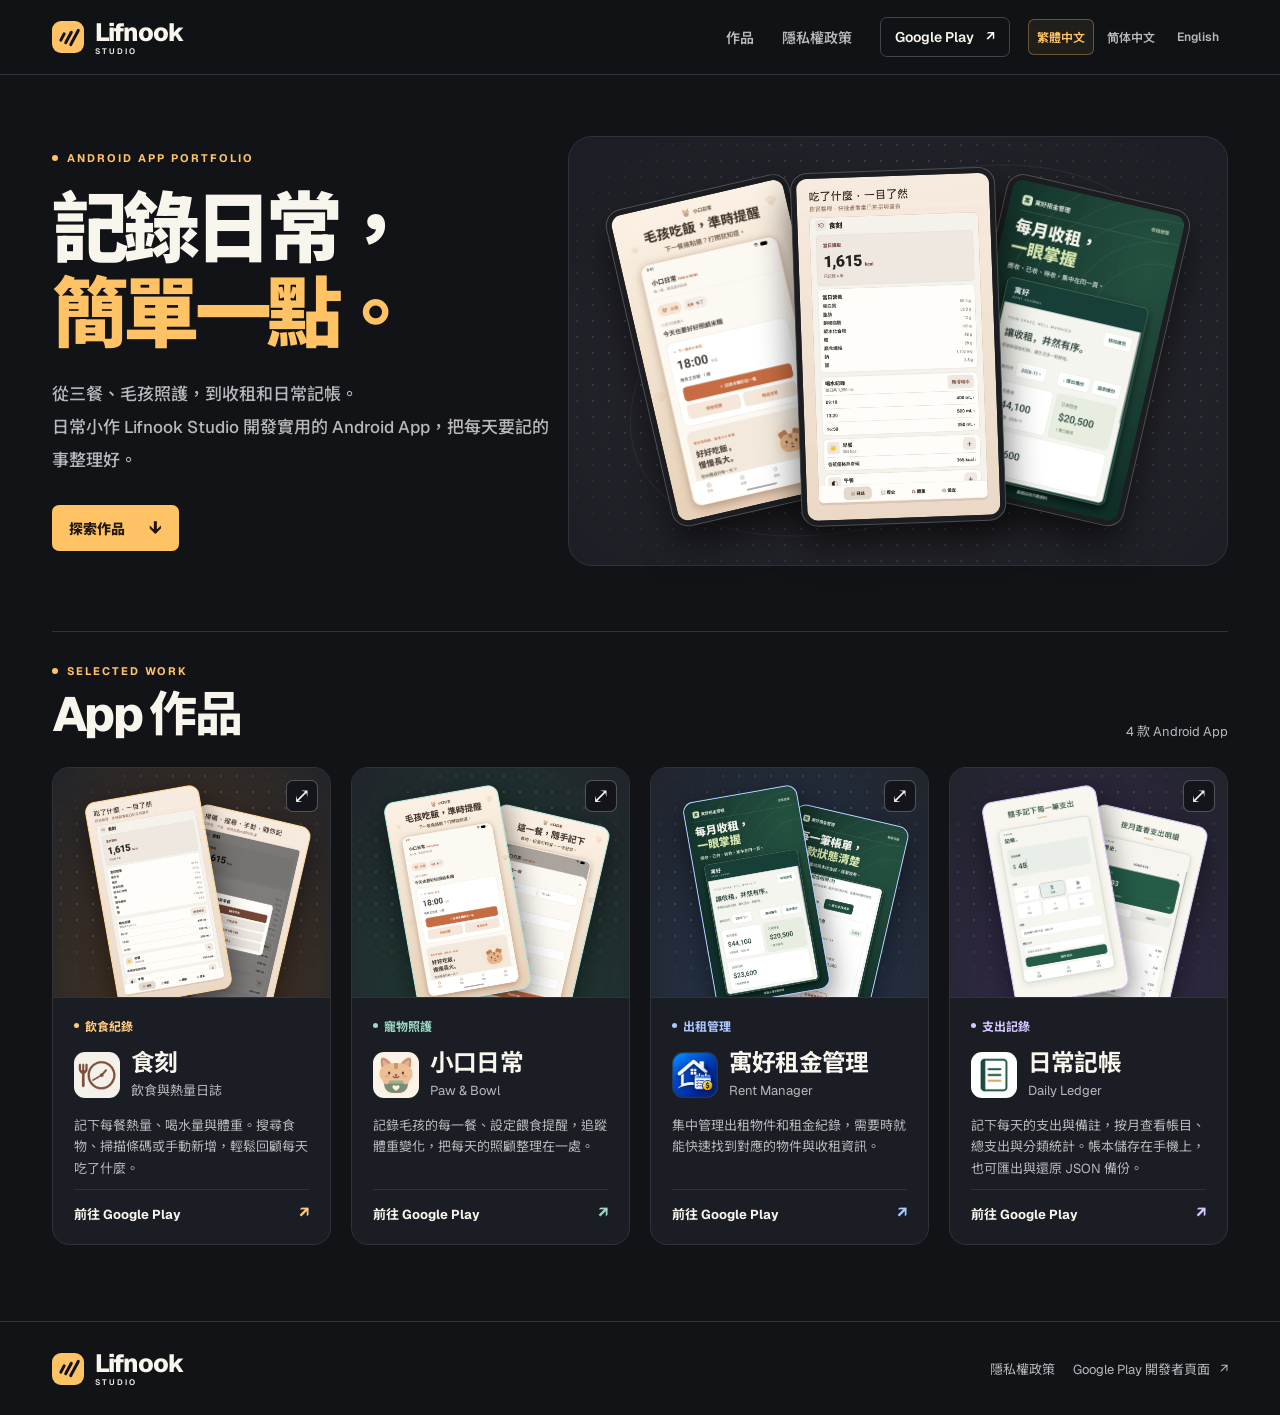
<file: index.html>
<!doctype html>
<html lang="zh-Hant">
<head>
  <meta charset="utf-8">
  <meta name="viewport" content="width=device-width, initial-scale=1">
  <meta name="theme-color" content="#111317">
  <meta name="description" content="探索 Lifnook Studio 的 Android App 作品：食刻、小口日常、寓好租金管理與日常記帳。">
  <title>日常小作｜Lifnook Studio App 作品集</title>
  <link rel="preconnect" href="https://fonts.googleapis.com">
  <link rel="preconnect" href="https://fonts.gstatic.com" crossorigin>
  <link href="https://fonts.googleapis.com/css2?family=Geist:wght@400;500;600;700;800&family=Noto+Sans+TC:wght@400;500;600;700;800;900&display=swap" rel="stylesheet">
  <link rel="stylesheet" href="/styles.css">
  <script src="/gallery.js" defer></script>
<link rel="alternate" hreflang="zh-Hant" href="https://acefon-portfolio.rodyn3.chatgpt.site/index.html"><link rel="alternate" hreflang="zh-Hans" href="https://acefon-portfolio.rodyn3.chatgpt.site/zh-hans/index.html"><link rel="alternate" hreflang="en" href="https://acefon-portfolio.rodyn3.chatgpt.site/en/index.html">
</head>
<body id="top">
  <a class="skip" href="#main">跳到主要內容</a>
  <header class="site-header">
    <div class="wrap header-inner">
      <a class="brand" href="#top" aria-label="Lifnook Studio 首頁"><span class="brand-mark" aria-hidden="true"><i></i><i></i><i></i></span><span class="brand-name">Lifnook<span class="brand-subtitle">STUDIO</span></span></a>
      <nav class="main-nav" aria-label="主選單">
        <a class="nav-work" href="#works">作品</a>
        <a class="nav-work" href="/privacy/index.html">隱私權政策</a>
        <a class="store-nav" href="https://play.google.com/store/apps/dev?id=4785890520527333983&amp;hl=zh_TW" target="_blank" rel="noopener">Google Play <span aria-hidden="true">↗</span></a>
      </nav>
      <nav class="language-switch" aria-label="語言"><a href="/index.html" lang="zh-Hant" hreflang="zh-Hant" aria-current="page">繁體中文</a><a href="/zh-hans/index.html" lang="zh-Hans" hreflang="zh-Hans">简体中文</a><a href="/en/index.html" lang="en" hreflang="en">English</a></nav>
    </div>
  </header>

  <main id="main">
    <section class="hero wrap" aria-labelledby="hero-title">
      <div class="intro">
        <p class="eyebrow"><span class="dot"></span> ANDROID APP PORTFOLIO</p>
        <h1 id="hero-title">記錄日常，<br><span>簡單一點。</span></h1>
        <p class="lede">從三餐、毛孩照護，到收租和日常記帳。<br class="desktop-break">日常小作 Lifnook Studio 開發實用的 Android App，把每天要記的事整理好。</p>
        <a class="primary" href="#works">探索作品 <span aria-hidden="true">↓</span></a>
      </div>
      <div class="hero-art">
        <div class="art-glow" aria-hidden="true"></div>
        <a class="hero-screen paw" href="#paw" aria-label="查看小口日常"><img src="/assets/paw-and-bowl/zh-TW/feeding-reminders.webp" width="332" height="592" alt=""></a>
        <a class="hero-screen rent" href="#rent" aria-label="查看寓好租金管理"><img src="/assets/rent-manager/zh-TW/overview.webp" width="332" height="592" alt=""></a>
        <a class="hero-screen food" href="#food" aria-label="查看食刻"><img src="/assets/food-diary/zh-TW/journal.webp" width="332" height="592" alt=""></a>
      </div>
    </section>

    <section class="works wrap" id="works" aria-labelledby="works-title">
      <div class="section-heading">
        <div>
          <p class="eyebrow"><span class="dot"></span> SELECTED WORK</p>
          <h2 id="works-title">App 作品</h2>
        </div>
        <span class="collection-count">4 款 Android App</span>
      </div>

      <div class="projects">
        <article id="food" class="project food" aria-labelledby="food-title">
          <button class="project-art" type="button" data-gallery="food-gallery" aria-label="放大食刻的 App 截圖">
            <img class="art-shot back-shot" src="/assets/food-diary/zh-TW/quick-add.webp" width="332" height="592" loading="lazy" alt="">
            <img class="art-shot front-shot" src="/assets/food-diary/zh-TW/journal.webp" width="332" height="592" loading="lazy" alt="">
            <span class="art-expand" aria-hidden="true">⤢</span>
          </button>
          <div class="project-body">
            <p class="category"><span class="dot"></span> 飲食紀錄</p>
            <div class="app-title">
              <img src="/assets/food-diary/icon.webp" width="46" height="46" loading="lazy" alt="">
              <div><h3 id="food-title">食刻</h3><p>飲食與熱量日誌</p></div>
            </div>
            <p class="description">記下每餐熱量、喝水量與體重。搜尋食物、掃描條碼或手動新增，輕鬆回顧每天吃了什麼。</p>
            <!-- <p class="purchase-info">一次付費，永久免廣告，無年費</p> -->
            <a class="store-link" href="https://play.google.com/store/apps/details?id=com.acefon.fooddiary&amp;hl=zh_TW" target="_blank" rel="noopener" aria-label="在 Google Play 查看食刻">前往 Google Play <span aria-hidden="true">↗</span></a>
          </div>
          <dialog id="food-gallery" aria-labelledby="food-gallery-title">
            <div class="gallery-header">
              <h2 id="food-gallery-title">食刻 <span>App 截圖</span></h2>
              <button type="button" class="icon-button" data-close aria-label="關閉截圖" autofocus>×</button>
            </div>
            <div class="gallery-stage">
              <img data-shot="/assets/food-diary/zh-TW/journal.webp" width="332" height="592" alt="飲食日誌" hidden>
              <img data-shot="/assets/food-diary/zh-TW/quick-add.webp" width="332" height="592" alt="快速新增" hidden>
              <img data-shot="/assets/food-diary/zh-TW/nutrition.webp" width="332" height="592" alt="食物與營養" hidden>
            </div>
            <div class="gallery-controls">
              <button type="button" class="icon-button" data-prev aria-label="上一張截圖">←</button>
              <span data-count aria-live="polite"></span>
              <button type="button" class="icon-button" data-next aria-label="下一張截圖">→</button>
            </div>
          </dialog>
        </article>
        <article id="paw" class="project paw" aria-labelledby="paw-title">
          <button class="project-art" type="button" data-gallery="paw-gallery" aria-label="放大小口日常的 App 截圖">
            <img class="art-shot back-shot" src="/assets/paw-and-bowl/zh-TW/meal-log.webp" width="332" height="592" loading="lazy" alt="">
            <img class="art-shot front-shot" src="/assets/paw-and-bowl/zh-TW/feeding-reminders.webp" width="332" height="592" loading="lazy" alt="">
            <span class="art-expand" aria-hidden="true">⤢</span>
          </button>
          <div class="project-body">
            <p class="category"><span class="dot"></span> 寵物照護</p>
            <div class="app-title">
              <img src="/assets/paw-and-bowl/icon.webp" width="46" height="46" loading="lazy" alt="">
              <div><h3 id="paw-title">小口日常</h3><p>Paw & Bowl</p></div>
            </div>
            <p class="description">記錄毛孩的每一餐、設定餵食提醒，追蹤體重變化，把每天的照顧整理在一處。</p>
            <!-- <p class="purchase-info">一次付費，永久免廣告，無年費</p> -->
            <a class="store-link" href="https://play.google.com/store/apps/details?id=com.acefon.pawandbowl&amp;hl=zh_TW" target="_blank" rel="noopener" aria-label="在 Google Play 查看小口日常">前往 Google Play <span aria-hidden="true">↗</span></a>
          </div>
          <dialog id="paw-gallery" aria-labelledby="paw-gallery-title">
            <div class="gallery-header">
              <h2 id="paw-gallery-title">小口日常 <span>App 截圖</span></h2>
              <button type="button" class="icon-button" data-close aria-label="關閉截圖" autofocus>×</button>
            </div>
            <div class="gallery-stage">
              <img data-shot="/assets/paw-and-bowl/zh-TW/feeding-reminders.webp" width="332" height="592" alt="餵食提醒" hidden>
              <img data-shot="/assets/paw-and-bowl/zh-TW/meal-log.webp" width="332" height="592" alt="記錄一餐" hidden>
              <img data-shot="/assets/paw-and-bowl/zh-TW/feeding-history.webp" width="332" height="592" alt="餵食歷史" hidden>
            </div>
            <div class="gallery-controls">
              <button type="button" class="icon-button" data-prev aria-label="上一張截圖">←</button>
              <span data-count aria-live="polite"></span>
              <button type="button" class="icon-button" data-next aria-label="下一張截圖">→</button>
            </div>
          </dialog>
        </article>
        <article id="rent" class="project rent" aria-labelledby="rent-title">
          <button class="project-art" type="button" data-gallery="rent-gallery" aria-label="放大寓好租金管理的 App 截圖">
            <img class="art-shot back-shot" src="/assets/rent-manager/zh-TW/monthly-bills.webp" width="332" height="592" loading="lazy" alt="">
            <img class="art-shot front-shot" src="/assets/rent-manager/zh-TW/overview.webp" width="332" height="592" loading="lazy" alt="">
            <span class="art-expand" aria-hidden="true">⤢</span>
          </button>
          <div class="project-body">
            <p class="category"><span class="dot"></span> 出租管理</p>
            <div class="app-title">
              <img src="/assets/rent-manager/icon.webp" width="46" height="46" loading="lazy" alt="">
              <div><h3 id="rent-title">寓好租金管理</h3><p>Rent Manager</p></div>
            </div>
            <p class="description">集中管理出租物件和租金紀錄，需要時就能快速找到對應的物件與收租資訊。</p>
            <!-- <p class="purchase-info">一次付費，永久免廣告，無年費</p> -->
            <a class="store-link" href="https://play.google.com/store/apps/details?id=com.acefon.rentmanager&amp;hl=zh_TW" target="_blank" rel="noopener" aria-label="在 Google Play 查看寓好租金管理">前往 Google Play <span aria-hidden="true">↗</span></a>
          </div>
          <dialog id="rent-gallery" aria-labelledby="rent-gallery-title">
            <div class="gallery-header">
              <h2 id="rent-gallery-title">寓好租金管理 <span>App 截圖</span></h2>
              <button type="button" class="icon-button" data-close aria-label="關閉截圖" autofocus>×</button>
            </div>
            <div class="gallery-stage">
              <img data-shot="/assets/rent-manager/zh-TW/overview.webp" width="332" height="592" alt="每月收租總覽" hidden>
              <img data-shot="/assets/rent-manager/zh-TW/monthly-bills.webp" width="332" height="592" alt="每月帳單" hidden>
              <img data-shot="/assets/rent-manager/zh-TW/record-payment.webp" width="332" height="592" alt="登記收款" hidden>
            </div>
            <div class="gallery-controls">
              <button type="button" class="icon-button" data-prev aria-label="上一張截圖">←</button>
              <span data-count aria-live="polite"></span>
              <button type="button" class="icon-button" data-next aria-label="下一張截圖">→</button>
            </div>
          </dialog>
        </article>
        <article id="daily-ledger" class="project ledger" aria-labelledby="daily-ledger-title">
          <button class="project-art" type="button" data-gallery="daily-ledger-gallery" aria-label="放大日常記帳的 App 截圖">
            <img class="art-shot back-shot" src="/assets/daily-ledger/zh-TW/02-history.png" width="332" height="592" loading="lazy" alt="">
            <img class="art-shot front-shot" src="/assets/daily-ledger/zh-TW/01-record.png" width="332" height="592" loading="lazy" alt="">
            <span class="art-expand" aria-hidden="true">⤢</span>
          </button>
          <div class="project-body">
            <p class="category"><span class="dot"></span> 支出記錄</p>
            <div class="app-title">
              <img src="/assets/daily-ledger/icon.png" width="46" height="46" loading="lazy" alt="">
              <div><h3 id="daily-ledger-title">日常記帳</h3><p>Daily Ledger</p></div>
            </div>
            <p class="description">記下每天的支出與備註，按月查看帳目、總支出與分類統計。帳本儲存在手機上，也可匯出與還原 JSON 備份。</p>
            <!-- <p class="purchase-info">一次付費，永久免廣告，無年費</p> -->
            <a class="store-link" href="https://play.google.com/store/apps/details?id=com.lifnook.dailyledger&amp;hl=zh_TW" target="_blank" rel="noopener" aria-label="在 Google Play 查看日常記帳">前往 Google Play <span aria-hidden="true">↗</span></a>
          </div>
          <dialog id="daily-ledger-gallery" aria-labelledby="daily-ledger-gallery-title">
            <div class="gallery-header">
              <h2 id="daily-ledger-gallery-title">日常記帳 <span>App 截圖</span></h2>
              <button type="button" class="icon-button" data-close aria-label="關閉截圖" autofocus>×</button>
            </div>
            <div class="gallery-stage">
              <img data-shot="/assets/daily-ledger/zh-TW/01-record.png" width="332" height="592" alt="記錄支出" hidden>
              <img data-shot="/assets/daily-ledger/zh-TW/02-history.png" width="332" height="592" alt="支出明細" hidden>
              <img data-shot="/assets/daily-ledger/zh-TW/03-monthly-stats.png" width="332" height="592" alt="月度統計" hidden>
            </div>
            <div class="gallery-controls">
              <button type="button" class="icon-button" data-prev aria-label="上一張截圖">←</button>
              <span data-count aria-live="polite"></span>
              <button type="button" class="icon-button" data-next aria-label="下一張截圖">→</button>
            </div>
          </dialog>
        </article>
      </div>
    </section>
  </main>

  <footer class="site-footer">
    <div class="wrap footer-inner">
      <a class="brand" href="#top" aria-label="Lifnook Studio 回到頁首"><span class="brand-mark" aria-hidden="true"><i></i><i></i><i></i></span><span class="brand-name">Lifnook<span class="brand-subtitle">STUDIO</span></span></a>
      <a class="footer-privacy" href="/privacy/index.html">隱私權政策</a>
      <a href="https://play.google.com/store/apps/dev?id=4785890520527333983&amp;hl=zh_TW" target="_blank" rel="noopener">Google Play 開發者頁面 <span aria-hidden="true">↗</span></a>
    </div>
  </footer>
</body>
</html>
</file>
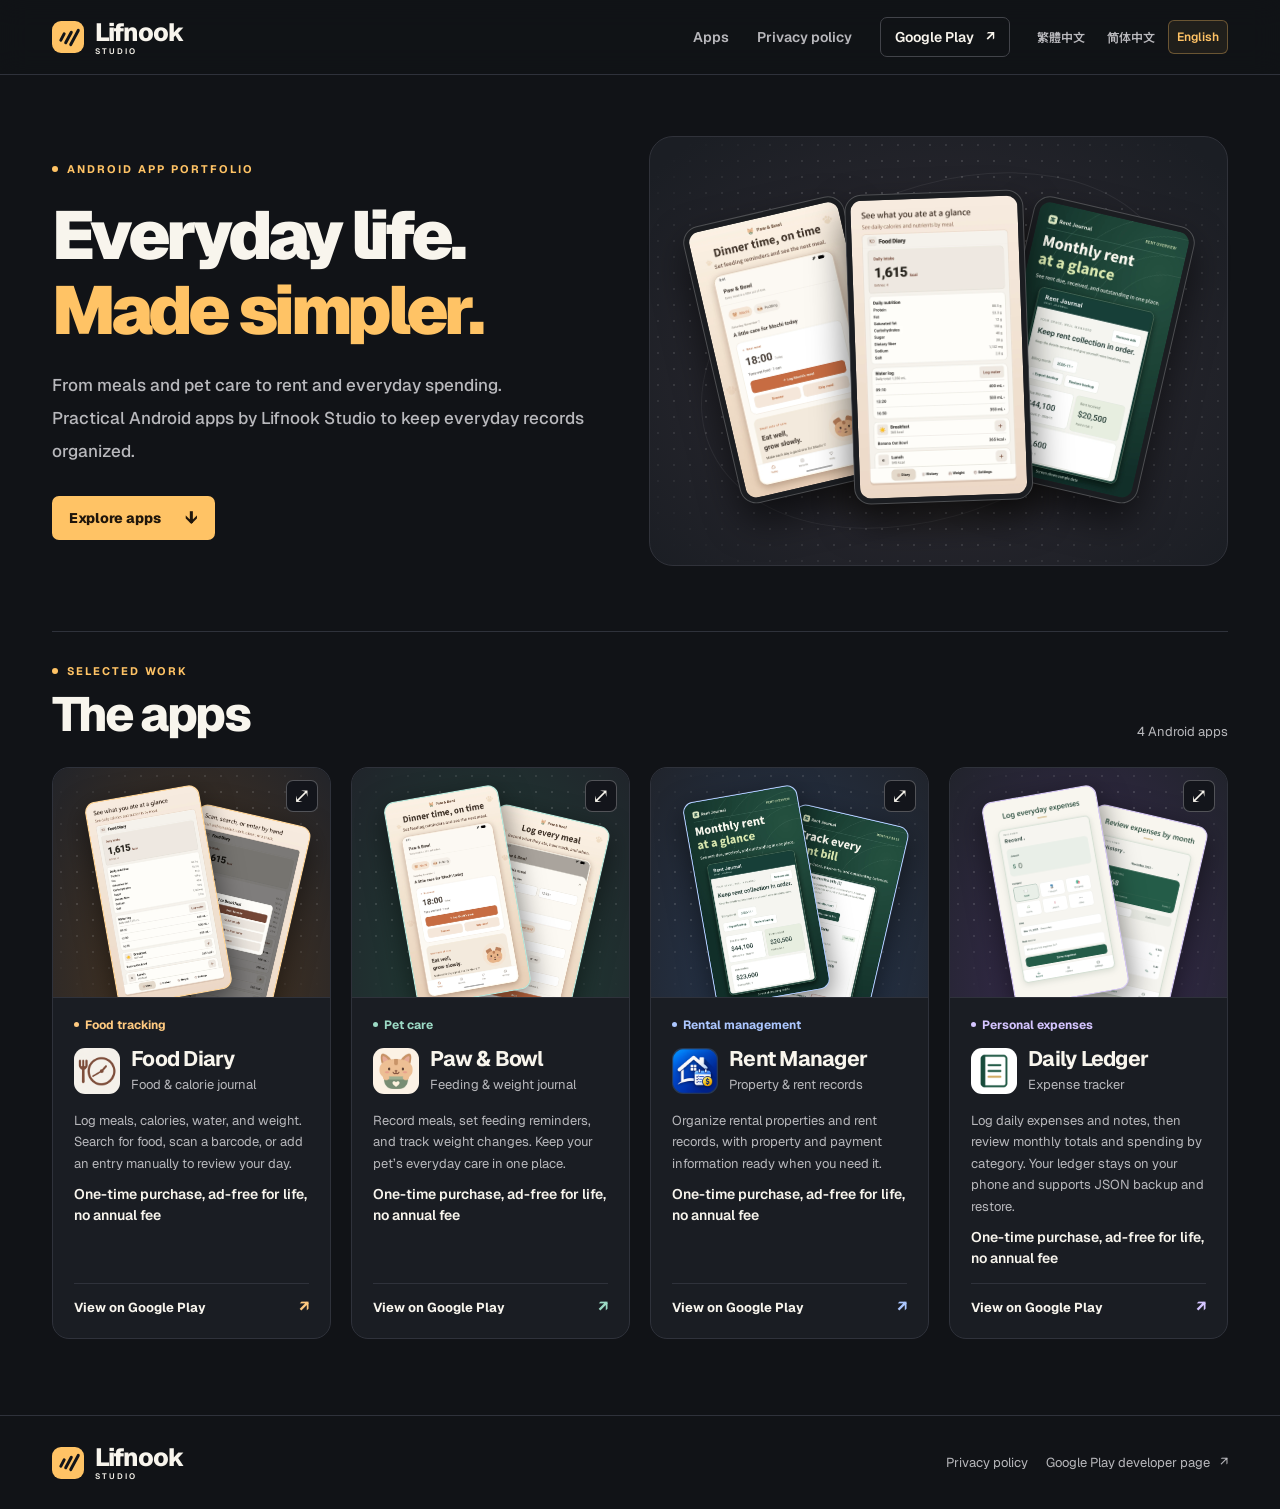
<file: en/index.html>
<!doctype html>
<html lang="en">
<head>
  <meta charset="utf-8">
  <meta name="viewport" content="width=device-width, initial-scale=1">
  <meta name="theme-color" content="#111317">
  <meta name="description" content="Explore Android apps by Lifnook Studio: Food Diary, Paw & Bowl, Rent Manager, and Daily Ledger.">
  <title>Lifnook Studio｜Android App Portfolio</title>
  <link rel="preconnect" href="https://fonts.googleapis.com">
  <link rel="preconnect" href="https://fonts.gstatic.com" crossorigin>
  <link href="https://fonts.googleapis.com/css2?family=Geist:wght@400;500;600;700;800&family=Noto+Sans+TC:wght@400;500;600;700;800;900&display=swap" rel="stylesheet">
  <link rel="stylesheet" href="/styles.css">
  <script src="/gallery.js" defer></script>
<link rel="alternate" hreflang="zh-Hant" href="https://acefon-portfolio.rodyn3.chatgpt.site/index.html"><link rel="alternate" hreflang="zh-Hans" href="https://acefon-portfolio.rodyn3.chatgpt.site/zh-hans/index.html"><link rel="alternate" hreflang="en" href="https://acefon-portfolio.rodyn3.chatgpt.site/en/index.html">
</head>
<body id="top">
  <a class="skip" href="#main">Skip to main content</a>
  <header class="site-header">
    <div class="wrap header-inner">
      <a class="brand" href="#top" aria-label="Lifnook Studio home"><span class="brand-mark" aria-hidden="true"><i></i><i></i><i></i></span><span class="brand-name">Lifnook<span class="brand-subtitle">STUDIO</span></span></a>
      <nav class="main-nav" aria-label="Main navigation">
        <a class="nav-work" href="#works">Apps</a>
        <a class="nav-work" href="/en/privacy/index.html">Privacy policy</a>
        <a class="store-nav" href="https://play.google.com/store/apps/dev?id=4785890520527333983&amp;hl=en_US" target="_blank" rel="noopener">Google Play <span aria-hidden="true">↗</span></a>
      </nav>
      <nav class="language-switch" aria-label="Language"><a href="/index.html" lang="zh-Hant" hreflang="zh-Hant">繁體中文</a><a href="/zh-hans/index.html" lang="zh-Hans" hreflang="zh-Hans">简体中文</a><a href="/en/index.html" lang="en" hreflang="en" aria-current="page">English</a></nav>
    </div>
  </header>

  <main id="main">
    <section class="hero wrap" aria-labelledby="hero-title">
      <div class="intro">
        <p class="eyebrow"><span class="dot"></span> ANDROID APP PORTFOLIO</p>
        <h1 id="hero-title">Everyday life.<br><span>Made simpler.</span></h1>
        <p class="lede">From meals and pet care to rent and everyday spending.<br class="desktop-break">Practical Android apps by Lifnook Studio to keep everyday records organized.</p>
        <a class="primary" href="#works">Explore apps <span aria-hidden="true">↓</span></a>
      </div>
      <div class="hero-art">
        <div class="art-glow" aria-hidden="true"></div>
        <a class="hero-screen paw" href="#paw" aria-label="View Paw & Bowl"><img src="/assets/paw-and-bowl/en-US/feeding-reminders.webp" width="332" height="592" alt=""></a>
        <a class="hero-screen rent" href="#rent" aria-label="View Rent Manager"><img src="/assets/rent-manager/en-US/overview.webp" width="332" height="592" alt=""></a>
        <a class="hero-screen food" href="#food" aria-label="View Food Diary"><img src="/assets/food-diary/en-US/journal.webp" width="332" height="592" alt=""></a>
      </div>
    </section>

    <section class="works wrap" id="works" aria-labelledby="works-title">
      <div class="section-heading">
        <div>
          <p class="eyebrow"><span class="dot"></span> SELECTED WORK</p>
          <h2 id="works-title">The apps</h2>
        </div>
        <span class="collection-count">4 Android apps</span>
      </div>

      <div class="projects">
        <article id="food" class="project food" aria-labelledby="food-title">
          <button class="project-art" type="button" data-gallery="food-gallery" aria-label="Enlarge Food Diary screenshots">
            <img class="art-shot back-shot" src="/assets/food-diary/en-US/quick-add.webp" width="332" height="592" loading="lazy" alt="">
            <img class="art-shot front-shot" src="/assets/food-diary/en-US/journal.webp" width="332" height="592" loading="lazy" alt="">
            <span class="art-expand" aria-hidden="true">⤢</span>
          </button>
          <div class="project-body">
            <p class="category"><span class="dot"></span> Food tracking</p>
            <div class="app-title">
              <img src="/assets/food-diary/icon.webp" width="46" height="46" loading="lazy" alt="">
              <div><h3 id="food-title">Food Diary</h3><p>Food & calorie journal</p></div>
            </div>
            <p class="description">Log meals, calories, water, and weight. Search for food, scan a barcode, or add an entry manually to review your day.</p>
            <p class="purchase-info">One-time purchase, ad-free for life, no annual fee</p>
            <a class="store-link" href="https://play.google.com/store/apps/details?id=com.acefon.fooddiary&amp;hl=en_US" target="_blank" rel="noopener" aria-label="View on Google Play — Food Diary">View on Google Play <span aria-hidden="true">↗</span></a>
          </div>
          <dialog id="food-gallery" aria-labelledby="food-gallery-title">
            <div class="gallery-header">
              <h2 id="food-gallery-title">Food Diary <span>App screenshots</span></h2>
              <button type="button" class="icon-button" data-close aria-label="Close screenshots" autofocus>×</button>
            </div>
            <div class="gallery-stage">
              <img data-shot="/assets/food-diary/en-US/journal.webp" width="332" height="592" alt="Food diary" hidden>
              <img data-shot="/assets/food-diary/en-US/quick-add.webp" width="332" height="592" alt="Quick add" hidden>
              <img data-shot="/assets/food-diary/en-US/nutrition.webp" width="332" height="592" alt="Food and nutrition" hidden>
            </div>
            <div class="gallery-controls">
              <button type="button" class="icon-button" data-prev aria-label="Previous screenshot">←</button>
              <span data-count aria-live="polite"></span>
              <button type="button" class="icon-button" data-next aria-label="Next screenshot">→</button>
            </div>
          </dialog>
        </article>
        <article id="paw" class="project paw" aria-labelledby="paw-title">
          <button class="project-art" type="button" data-gallery="paw-gallery" aria-label="Enlarge Paw & Bowl screenshots">
            <img class="art-shot back-shot" src="/assets/paw-and-bowl/en-US/meal-log.webp" width="332" height="592" loading="lazy" alt="">
            <img class="art-shot front-shot" src="/assets/paw-and-bowl/en-US/feeding-reminders.webp" width="332" height="592" loading="lazy" alt="">
            <span class="art-expand" aria-hidden="true">⤢</span>
          </button>
          <div class="project-body">
            <p class="category"><span class="dot"></span> Pet care</p>
            <div class="app-title">
              <img src="/assets/paw-and-bowl/icon.webp" width="46" height="46" loading="lazy" alt="">
              <div><h3 id="paw-title">Paw & Bowl</h3><p>Feeding & weight journal</p></div>
            </div>
            <p class="description">Record meals, set feeding reminders, and track weight changes. Keep your pet’s everyday care in one place.</p>
            <p class="purchase-info">One-time purchase, ad-free for life, no annual fee</p>
            <a class="store-link" href="https://play.google.com/store/apps/details?id=com.acefon.pawandbowl&amp;hl=en_US" target="_blank" rel="noopener" aria-label="View on Google Play — Paw & Bowl">View on Google Play <span aria-hidden="true">↗</span></a>
          </div>
          <dialog id="paw-gallery" aria-labelledby="paw-gallery-title">
            <div class="gallery-header">
              <h2 id="paw-gallery-title">Paw & Bowl <span>App screenshots</span></h2>
              <button type="button" class="icon-button" data-close aria-label="Close screenshots" autofocus>×</button>
            </div>
            <div class="gallery-stage">
              <img data-shot="/assets/paw-and-bowl/en-US/feeding-reminders.webp" width="332" height="592" alt="Feeding reminders" hidden>
              <img data-shot="/assets/paw-and-bowl/en-US/meal-log.webp" width="332" height="592" alt="Log a meal" hidden>
              <img data-shot="/assets/paw-and-bowl/en-US/feeding-history.webp" width="332" height="592" alt="Feeding history" hidden>
            </div>
            <div class="gallery-controls">
              <button type="button" class="icon-button" data-prev aria-label="Previous screenshot">←</button>
              <span data-count aria-live="polite"></span>
              <button type="button" class="icon-button" data-next aria-label="Next screenshot">→</button>
            </div>
          </dialog>
        </article>
        <article id="rent" class="project rent" aria-labelledby="rent-title">
          <button class="project-art" type="button" data-gallery="rent-gallery" aria-label="Enlarge Rent Manager screenshots">
            <img class="art-shot back-shot" src="/assets/rent-manager/en-US/monthly-bills.webp" width="332" height="592" loading="lazy" alt="">
            <img class="art-shot front-shot" src="/assets/rent-manager/en-US/overview.webp" width="332" height="592" loading="lazy" alt="">
            <span class="art-expand" aria-hidden="true">⤢</span>
          </button>
          <div class="project-body">
            <p class="category"><span class="dot"></span> Rental management</p>
            <div class="app-title">
              <img src="/assets/rent-manager/icon.webp" width="46" height="46" loading="lazy" alt="">
              <div><h3 id="rent-title">Rent Manager</h3><p>Property & rent records</p></div>
            </div>
            <p class="description">Organize rental properties and rent records, with property and payment information ready when you need it.</p>
            <p class="purchase-info">One-time purchase, ad-free for life, no annual fee</p>
            <a class="store-link" href="https://play.google.com/store/apps/details?id=com.acefon.rentmanager&amp;hl=en_US" target="_blank" rel="noopener" aria-label="View on Google Play — Rent Manager">View on Google Play <span aria-hidden="true">↗</span></a>
          </div>
          <dialog id="rent-gallery" aria-labelledby="rent-gallery-title">
            <div class="gallery-header">
              <h2 id="rent-gallery-title">Rent Manager <span>App screenshots</span></h2>
              <button type="button" class="icon-button" data-close aria-label="Close screenshots" autofocus>×</button>
            </div>
            <div class="gallery-stage">
              <img data-shot="/assets/rent-manager/en-US/overview.webp" width="332" height="592" alt="Monthly rent overview" hidden>
              <img data-shot="/assets/rent-manager/en-US/monthly-bills.webp" width="332" height="592" alt="Monthly bills" hidden>
              <img data-shot="/assets/rent-manager/en-US/record-payment.webp" width="332" height="592" alt="Record a payment" hidden>
            </div>
            <div class="gallery-controls">
              <button type="button" class="icon-button" data-prev aria-label="Previous screenshot">←</button>
              <span data-count aria-live="polite"></span>
              <button type="button" class="icon-button" data-next aria-label="Next screenshot">→</button>
            </div>
          </dialog>
        </article>
        <article id="daily-ledger" class="project ledger" aria-labelledby="daily-ledger-title">
          <button class="project-art" type="button" data-gallery="daily-ledger-gallery" aria-label="Enlarge Daily Ledger screenshots">
            <img class="art-shot back-shot" src="/assets/daily-ledger/en-US/02-history.png" width="332" height="592" loading="lazy" alt="">
            <img class="art-shot front-shot" src="/assets/daily-ledger/en-US/01-record.png" width="332" height="592" loading="lazy" alt="">
            <span class="art-expand" aria-hidden="true">⤢</span>
          </button>
          <div class="project-body">
            <p class="category"><span class="dot"></span> Personal expenses</p>
            <div class="app-title">
              <img src="/assets/daily-ledger/icon.png" width="46" height="46" loading="lazy" alt="">
              <div><h3 id="daily-ledger-title">Daily Ledger</h3><p>Expense tracker</p></div>
            </div>
            <p class="description">Log daily expenses and notes, then review monthly totals and spending by category. Your ledger stays on your phone and supports JSON backup and restore.</p>
            <p class="purchase-info">One-time purchase, ad-free for life, no annual fee</p>
            <a class="store-link" href="https://play.google.com/store/apps/details?id=com.lifnook.dailyledger&amp;hl=en_US" target="_blank" rel="noopener" aria-label="View Daily Ledger on Google Play">View on Google Play <span aria-hidden="true">↗</span></a>
          </div>
          <dialog id="daily-ledger-gallery" aria-labelledby="daily-ledger-gallery-title">
            <div class="gallery-header">
              <h2 id="daily-ledger-gallery-title">Daily Ledger <span>App screenshots</span></h2>
              <button type="button" class="icon-button" data-close aria-label="Close screenshots" autofocus>×</button>
            </div>
            <div class="gallery-stage">
              <img data-shot="/assets/daily-ledger/en-US/01-record.png" width="332" height="592" alt="Record an expense" hidden>
              <img data-shot="/assets/daily-ledger/en-US/02-history.png" width="332" height="592" alt="Expense history" hidden>
              <img data-shot="/assets/daily-ledger/en-US/03-monthly-stats.png" width="332" height="592" alt="Monthly spending statistics" hidden>
            </div>
            <div class="gallery-controls">
              <button type="button" class="icon-button" data-prev aria-label="Previous screenshot">←</button>
              <span data-count aria-live="polite"></span>
              <button type="button" class="icon-button" data-next aria-label="Next screenshot">→</button>
            </div>
          </dialog>
        </article>
      </div>
    </section>
  </main>

  <footer class="site-footer">
    <div class="wrap footer-inner">
      <a class="brand" href="#top" aria-label="Lifnook Studio back to top"><span class="brand-mark" aria-hidden="true"><i></i><i></i><i></i></span><span class="brand-name">Lifnook<span class="brand-subtitle">STUDIO</span></span></a>
      <a class="footer-privacy" href="/en/privacy/index.html">Privacy policy</a>
      <a href="https://play.google.com/store/apps/dev?id=4785890520527333983&amp;hl=en_US" target="_blank" rel="noopener">Google Play developer page <span aria-hidden="true">↗</span></a>
    </div>
  </footer>
</body>
</html>
</file>
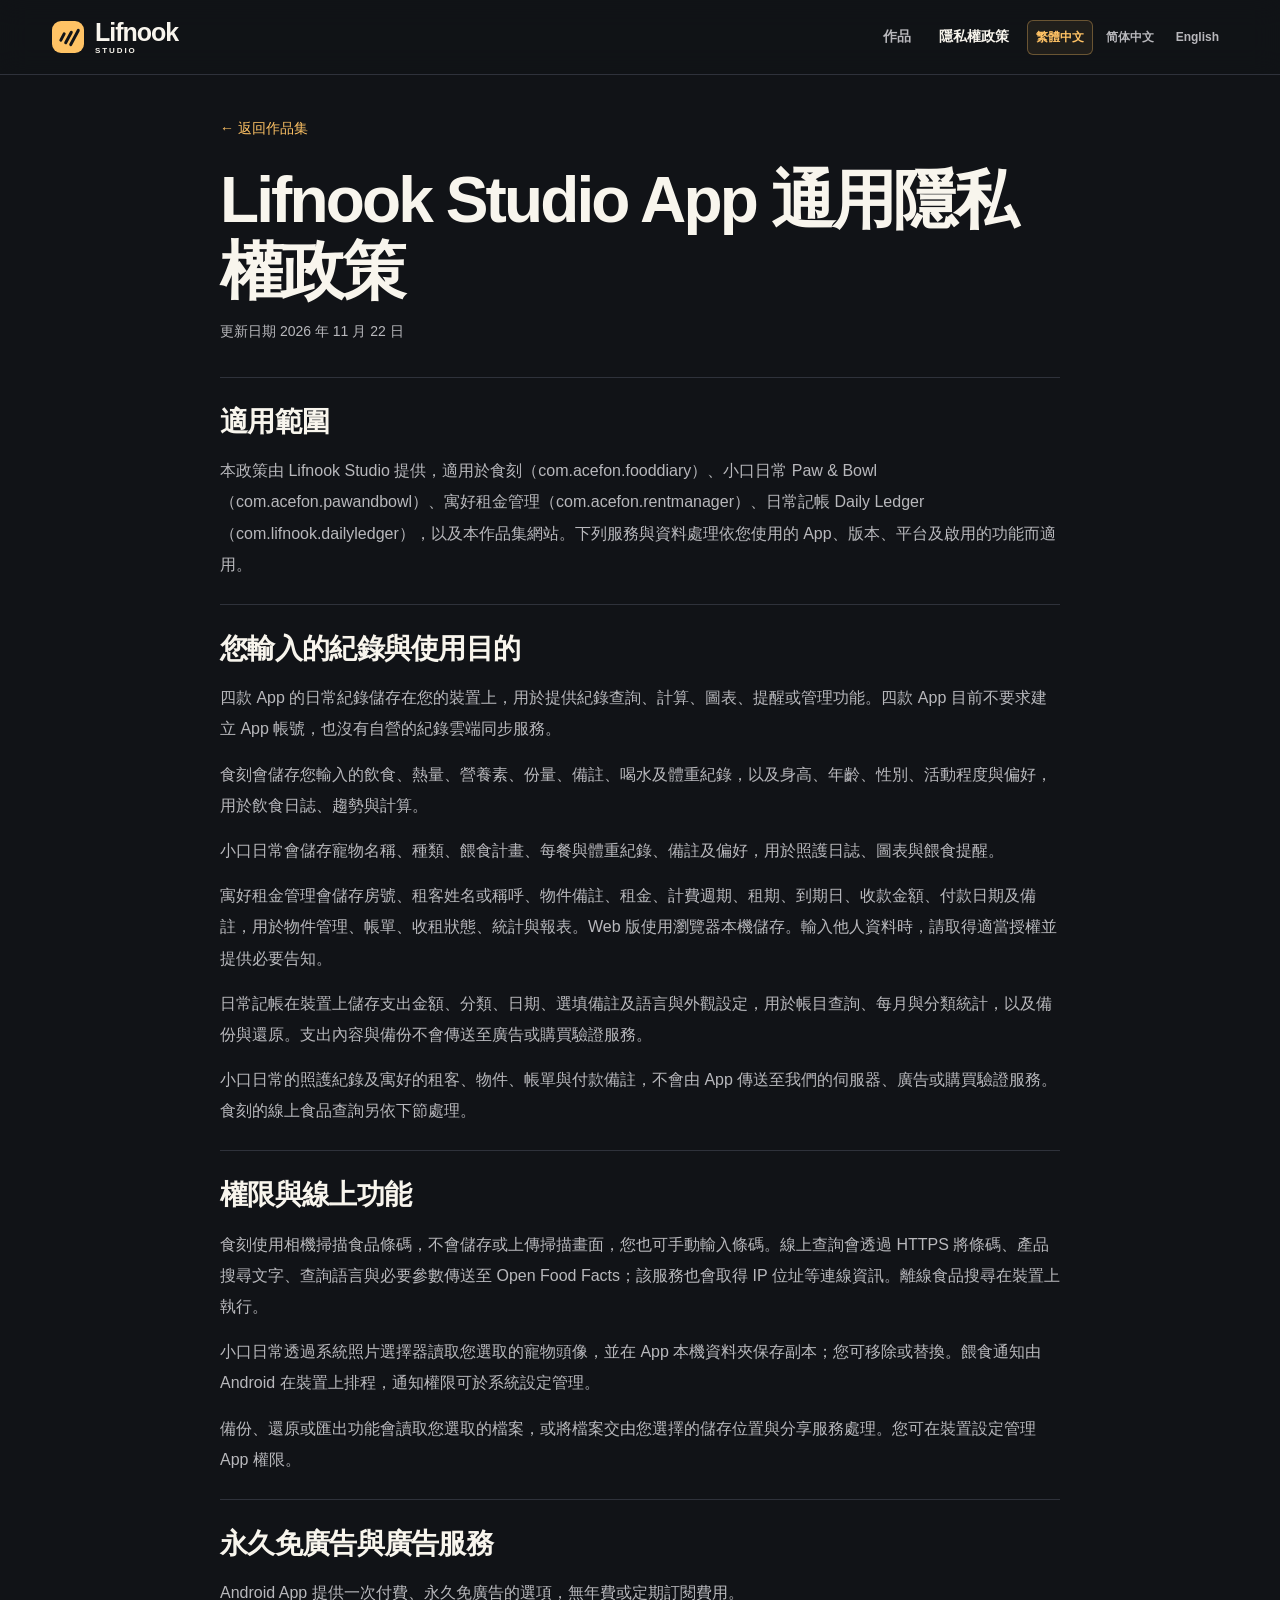
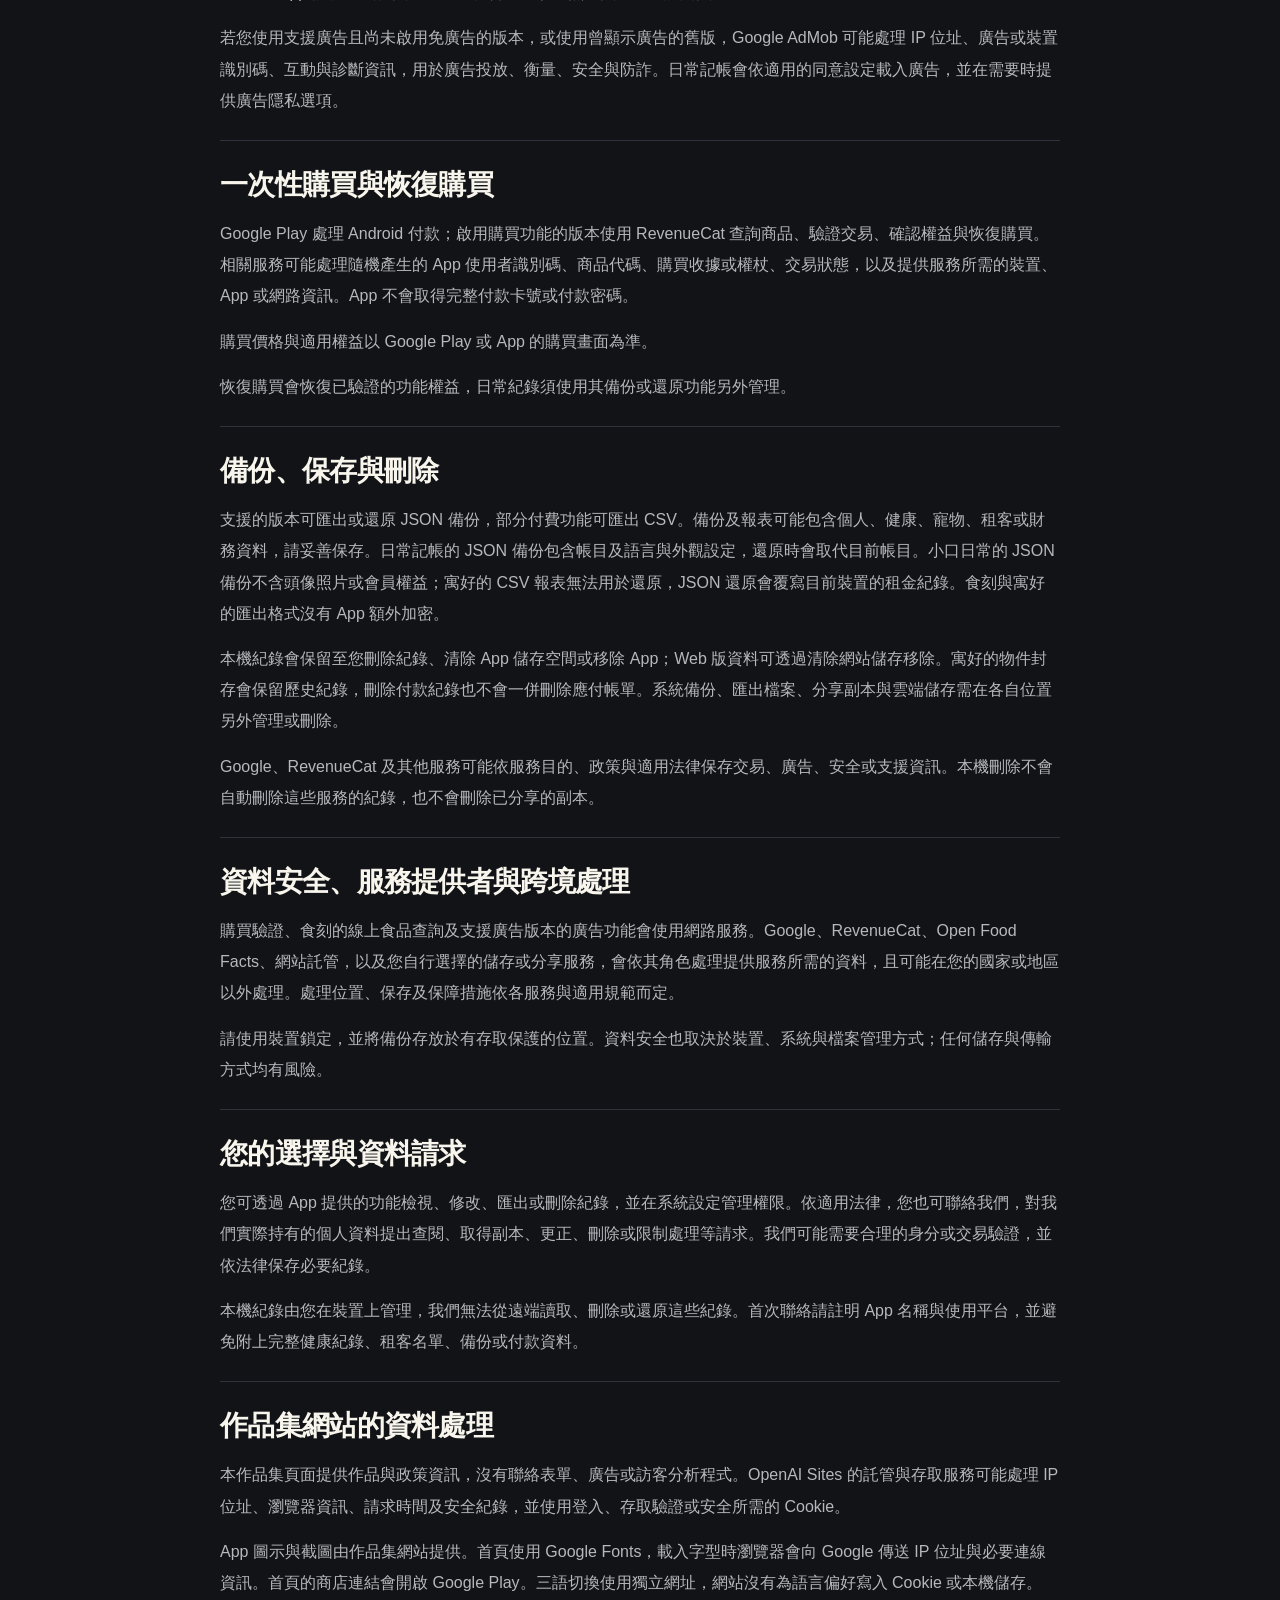
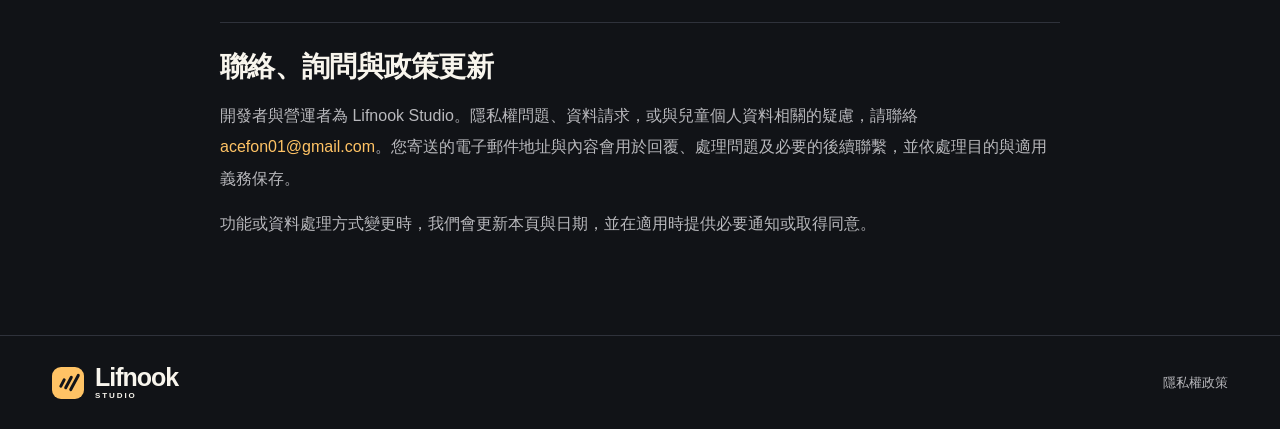
<file: privacy/index.html>
<!doctype html>
<html lang="zh-Hant">
<head>
<meta charset="utf-8"><meta name="viewport" content="width=device-width, initial-scale=1">
<meta name="theme-color" content="#111317">
<title>Lifnook Studio App 通用隱私權政策</title>
<meta name="description" content="Lifnook Studio App 通用隱私權政策">
<link rel="stylesheet" href="/styles.css">
<link rel="alternate" hreflang="zh-Hant" href="https://acefon-portfolio.rodyn3.chatgpt.site/privacy/index.html"><link rel="alternate" hreflang="zh-Hans" href="https://acefon-portfolio.rodyn3.chatgpt.site/zh-hans/privacy/index.html"><link rel="alternate" hreflang="en" href="https://acefon-portfolio.rodyn3.chatgpt.site/en/privacy/index.html">
</head>
<body id="top">
<a class="skip" href="#main">跳到主要內容</a>
<header class="site-header"><div class="wrap header-inner">
<a class="brand" href="/index.html" aria-label="Lifnook Studio"><span class="brand-mark" aria-hidden="true"><i></i><i></i><i></i></span><span class="brand-name">Lifnook<span class="brand-subtitle">STUDIO</span></span></a>
<nav class="main-nav" aria-label="主選單"><a class="nav-work" href="/index.html#works">作品</a><a href="/privacy/index.html" aria-current="page">隱私權政策</a></nav>
<nav class="language-switch" aria-label="語言"><a href="/privacy/index.html" lang="zh-Hant" hreflang="zh-Hant" aria-current="page">繁體中文</a><a href="/zh-hans/privacy/index.html" lang="zh-Hans" hreflang="zh-Hans">简体中文</a><a href="/en/privacy/index.html" lang="en" hreflang="en">English</a></nav>
</div></header>
<main id="main" class="wrap policy">
<a class="back-link" href="/index.html">← 返回作品集</a>
<h1>Lifnook Studio App 通用隱私權政策</h1><p class="policy-date"><time datetime="2026-11-22">更新日期 2026 年 11 月 22 日</time></p>
<section id="policy-1"><h2>適用範圍</h2><p>本政策由 Lifnook Studio 提供，適用於食刻（com.acefon.fooddiary）、小口日常 Paw & Bowl（com.acefon.pawandbowl）、寓好租金管理（com.acefon.rentmanager）、日常記帳 Daily Ledger（com.lifnook.dailyledger），以及本作品集網站。下列服務與資料處理依您使用的 App、版本、平台及啟用的功能而適用。</p></section>
<section id="policy-2"><h2>您輸入的紀錄與使用目的</h2><p>四款 App 的日常紀錄儲存在您的裝置上，用於提供紀錄查詢、計算、圖表、提醒或管理功能。四款 App 目前不要求建立 App 帳號，也沒有自營的紀錄雲端同步服務。</p><p>食刻會儲存您輸入的飲食、熱量、營養素、份量、備註、喝水及體重紀錄，以及身高、年齡、性別、活動程度與偏好，用於飲食日誌、趨勢與計算。</p><p>小口日常會儲存寵物名稱、種類、餵食計畫、每餐與體重紀錄、備註及偏好，用於照護日誌、圖表與餵食提醒。</p><p>寓好租金管理會儲存房號、租客姓名或稱呼、物件備註、租金、計費週期、租期、到期日、收款金額、付款日期及備註，用於物件管理、帳單、收租狀態、統計與報表。Web 版使用瀏覽器本機儲存。輸入他人資料時，請取得適當授權並提供必要告知。</p><p>日常記帳在裝置上儲存支出金額、分類、日期、選填備註及語言與外觀設定，用於帳目查詢、每月與分類統計，以及備份與還原。支出內容與備份不會傳送至廣告或購買驗證服務。</p><p>小口日常的照護紀錄及寓好的租客、物件、帳單與付款備註，不會由 App 傳送至我們的伺服器、廣告或購買驗證服務。食刻的線上食品查詢另依下節處理。</p></section>
<section id="policy-3"><h2>權限與線上功能</h2><p>食刻使用相機掃描食品條碼，不會儲存或上傳掃描畫面，您也可手動輸入條碼。線上查詢會透過 HTTPS 將條碼、產品搜尋文字、查詢語言與必要參數傳送至 Open Food Facts；該服務也會取得 IP 位址等連線資訊。離線食品搜尋在裝置上執行。</p><p>小口日常透過系統照片選擇器讀取您選取的寵物頭像，並在 App 本機資料夾保存副本；您可移除或替換。餵食通知由 Android 在裝置上排程，通知權限可於系統設定管理。</p><p>備份、還原或匯出功能會讀取您選取的檔案，或將檔案交由您選擇的儲存位置與分享服務處理。您可在裝置設定管理 App 權限。</p></section>
<section id="policy-4"><h2>永久免廣告與廣告服務</h2><p>Android App 提供一次付費、永久免廣告的選項，無年費或定期訂閱費用。</p><p>若您使用支援廣告且尚未啟用免廣告的版本，或使用曾顯示廣告的舊版，Google AdMob 可能處理 IP 位址、廣告或裝置識別碼、互動與診斷資訊，用於廣告投放、衡量、安全與防詐。日常記帳會依適用的同意設定載入廣告，並在需要時提供廣告隱私選項。</p></section>
<section id="policy-5"><h2>一次性購買與恢復購買</h2><p>Google Play 處理 Android 付款；啟用購買功能的版本使用 RevenueCat 查詢商品、驗證交易、確認權益與恢復購買。相關服務可能處理隨機產生的 App 使用者識別碼、商品代碼、購買收據或權杖、交易狀態，以及提供服務所需的裝置、App 或網路資訊。App 不會取得完整付款卡號或付款密碼。</p><p>購買價格與適用權益以 Google Play 或 App 的購買畫面為準。</p><p>恢復購買會恢復已驗證的功能權益，日常紀錄須使用其備份或還原功能另外管理。</p></section>
<section id="policy-6"><h2>備份、保存與刪除</h2><p>支援的版本可匯出或還原 JSON 備份，部分付費功能可匯出 CSV。備份及報表可能包含個人、健康、寵物、租客或財務資料，請妥善保存。日常記帳的 JSON 備份包含帳目及語言與外觀設定，還原時會取代目前帳目。小口日常的 JSON 備份不含頭像照片或會員權益；寓好的 CSV 報表無法用於還原，JSON 還原會覆寫目前裝置的租金紀錄。食刻與寓好的匯出格式沒有 App 額外加密。</p><p>本機紀錄會保留至您刪除紀錄、清除 App 儲存空間或移除 App；Web 版資料可透過清除網站儲存移除。寓好的物件封存會保留歷史紀錄，刪除付款紀錄也不會一併刪除應付帳單。系統備份、匯出檔案、分享副本與雲端儲存需在各自位置另外管理或刪除。</p><p>Google、RevenueCat 及其他服務可能依服務目的、政策與適用法律保存交易、廣告、安全或支援資訊。本機刪除不會自動刪除這些服務的紀錄，也不會刪除已分享的副本。</p></section>
<section id="policy-7"><h2>資料安全、服務提供者與跨境處理</h2><p>購買驗證、食刻的線上食品查詢及支援廣告版本的廣告功能會使用網路服務。Google、RevenueCat、Open Food Facts、網站託管，以及您自行選擇的儲存或分享服務，會依其角色處理提供服務所需的資料，且可能在您的國家或地區以外處理。處理位置、保存及保障措施依各服務與適用規範而定。</p><p>請使用裝置鎖定，並將備份存放於有存取保護的位置。資料安全也取決於裝置、系統與檔案管理方式；任何儲存與傳輸方式均有風險。</p></section>
<section id="policy-8"><h2>您的選擇與資料請求</h2><p>您可透過 App 提供的功能檢視、修改、匯出或刪除紀錄，並在系統設定管理權限。依適用法律，您也可聯絡我們，對我們實際持有的個人資料提出查閱、取得副本、更正、刪除或限制處理等請求。我們可能需要合理的身分或交易驗證，並依法律保存必要紀錄。</p><p>本機紀錄由您在裝置上管理，我們無法從遠端讀取、刪除或還原這些紀錄。首次聯絡請註明 App 名稱與使用平台，並避免附上完整健康紀錄、租客名單、備份或付款資料。</p></section>
<section id="policy-9"><h2>作品集網站的資料處理</h2><p>本作品集頁面提供作品與政策資訊，沒有聯絡表單、廣告或訪客分析程式。OpenAI Sites 的託管與存取服務可能處理 IP 位址、瀏覽器資訊、請求時間及安全紀錄，並使用登入、存取驗證或安全所需的 Cookie。</p><p>App 圖示與截圖由作品集網站提供。首頁使用 Google Fonts，載入字型時瀏覽器會向 Google 傳送 IP 位址與必要連線資訊。首頁的商店連結會開啟 Google Play。三語切換使用獨立網址，網站沒有為語言偏好寫入 Cookie 或本機儲存。</p></section>
<section id="policy-10"><h2>聯絡、詢問與政策更新</h2><p>開發者與營運者為 Lifnook Studio。隱私權問題、資料請求，或與兒童個人資料相關的疑慮，請聯絡 <a href="mailto:acefon01@gmail.com">acefon01@gmail.com</a>。您寄送的電子郵件地址與內容會用於回覆、處理問題及必要的後續聯繫，並依處理目的與適用義務保存。</p><p>功能或資料處理方式變更時，我們會更新本頁與日期，並在適用時提供必要通知或取得同意。</p></section>
</main>
<footer class="site-footer"><div class="wrap footer-inner"><a class="brand" href="/index.html"><span class="brand-mark" aria-hidden="true"><i></i><i></i><i></i></span><span class="brand-name">Lifnook<span class="brand-subtitle">STUDIO</span></span></a><a href="/privacy/index.html" aria-current="page">隱私權政策</a></div></footer>
</body></html>
</file>
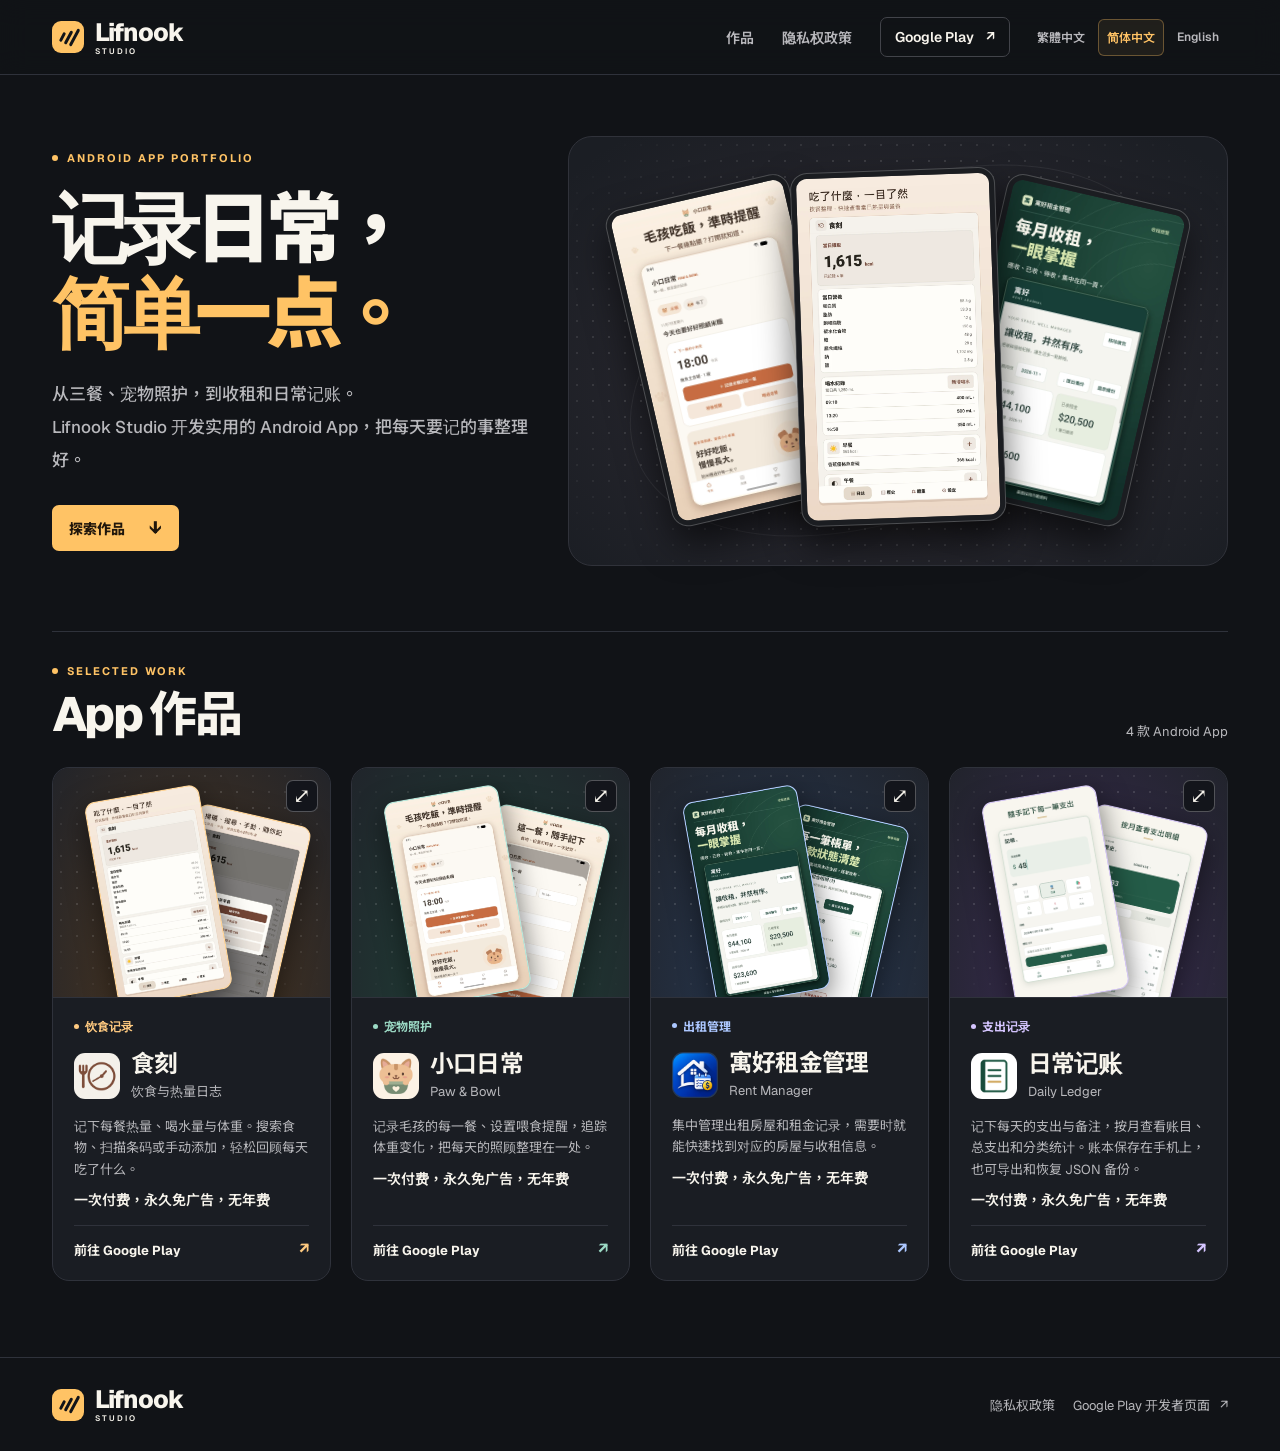
<file: zh-hans/index.html>
<!doctype html>
<html lang="zh-Hans">
<head>
  <meta charset="utf-8">
  <meta name="viewport" content="width=device-width, initial-scale=1">
  <meta name="theme-color" content="#111317">
  <meta name="description" content="探索 Lifnook Studio 的 Android App 作品：食刻、小口日常、寓好租金管理与日常记账。">
  <title>日常小作｜Lifnook Studio App 作品集</title>
  <link rel="preconnect" href="https://fonts.googleapis.com">
  <link rel="preconnect" href="https://fonts.gstatic.com" crossorigin>
  <link href="https://fonts.googleapis.com/css2?family=Geist:wght@400;500;600;700;800&family=Noto+Sans+TC:wght@400;500;600;700;800;900&display=swap" rel="stylesheet">
  <link rel="stylesheet" href="/styles.css">
  <script src="/gallery.js" defer></script>
<link rel="alternate" hreflang="zh-Hant" href="https://acefon-portfolio.rodyn3.chatgpt.site/index.html"><link rel="alternate" hreflang="zh-Hans" href="https://acefon-portfolio.rodyn3.chatgpt.site/zh-hans/index.html"><link rel="alternate" hreflang="en" href="https://acefon-portfolio.rodyn3.chatgpt.site/en/index.html">
</head>
<body id="top">
  <a class="skip" href="#main">跳到主要内容</a>
  <header class="site-header">
    <div class="wrap header-inner">
      <a class="brand" href="#top" aria-label="Lifnook Studio 首页"><span class="brand-mark" aria-hidden="true"><i></i><i></i><i></i></span><span class="brand-name">Lifnook<span class="brand-subtitle">STUDIO</span></span></a>
      <nav class="main-nav" aria-label="主菜单">
        <a class="nav-work" href="#works">作品</a>
        <a class="nav-work" href="/zh-hans/privacy/index.html">隐私权政策</a>
        <a class="store-nav" href="https://play.google.com/store/apps/dev?id=4785890520527333983&amp;hl=zh_CN" target="_blank" rel="noopener">Google Play <span aria-hidden="true">↗</span></a>
      </nav>
      <nav class="language-switch" aria-label="语言"><a href="/index.html" lang="zh-Hant" hreflang="zh-Hant">繁體中文</a><a href="/zh-hans/index.html" lang="zh-Hans" hreflang="zh-Hans" aria-current="page">简体中文</a><a href="/en/index.html" lang="en" hreflang="en">English</a></nav>
    </div>
  </header>

  <main id="main">
    <section class="hero wrap" aria-labelledby="hero-title">
      <div class="intro">
        <p class="eyebrow"><span class="dot"></span> ANDROID APP PORTFOLIO</p>
        <h1 id="hero-title">记录日常，<br><span>简单一点。</span></h1>
        <p class="lede">从三餐、宠物照护，到收租和日常记账。<br class="desktop-break">Lifnook Studio 开发实用的 Android App，把每天要记的事整理好。</p>
        <a class="primary" href="#works">探索作品 <span aria-hidden="true">↓</span></a>
      </div>
      <div class="hero-art">
        <div class="art-glow" aria-hidden="true"></div>
        <a class="hero-screen paw" href="#paw" aria-label="查看小口日常"><img src="/assets/paw-and-bowl/zh-TW/feeding-reminders.webp" width="332" height="592" alt=""></a>
        <a class="hero-screen rent" href="#rent" aria-label="查看寓好租金管理"><img src="/assets/rent-manager/zh-TW/overview.webp" width="332" height="592" alt=""></a>
        <a class="hero-screen food" href="#food" aria-label="查看食刻"><img src="/assets/food-diary/zh-TW/journal.webp" width="332" height="592" alt=""></a>
      </div>
    </section>

    <section class="works wrap" id="works" aria-labelledby="works-title">
      <div class="section-heading">
        <div>
          <p class="eyebrow"><span class="dot"></span> SELECTED WORK</p>
          <h2 id="works-title">App 作品</h2>
        </div>
        <span class="collection-count">4 款 Android App</span>
      </div>

      <div class="projects">
        <article id="food" class="project food" aria-labelledby="food-title">
          <button class="project-art" type="button" data-gallery="food-gallery" aria-label="放大食刻的 App 截图">
            <img class="art-shot back-shot" src="/assets/food-diary/zh-TW/quick-add.webp" width="332" height="592" loading="lazy" alt="">
            <img class="art-shot front-shot" src="/assets/food-diary/zh-TW/journal.webp" width="332" height="592" loading="lazy" alt="">
            <span class="art-expand" aria-hidden="true">⤢</span>
          </button>
          <div class="project-body">
            <p class="category"><span class="dot"></span> 饮食记录</p>
            <div class="app-title">
              <img src="/assets/food-diary/icon.webp" width="46" height="46" loading="lazy" alt="">
              <div><h3 id="food-title">食刻</h3><p>饮食与热量日志</p></div>
            </div>
            <p class="description">记下每餐热量、喝水量与体重。搜索食物、扫描条码或手动添加，轻松回顾每天吃了什么。</p>
            <p class="purchase-info">一次付费，永久免广告，无年费</p>
            <a class="store-link" href="https://play.google.com/store/apps/details?id=com.acefon.fooddiary&amp;hl=zh_CN" target="_blank" rel="noopener" aria-label="在 Google Play 查看食刻">前往 Google Play <span aria-hidden="true">↗</span></a>
          </div>
          <dialog id="food-gallery" aria-labelledby="food-gallery-title">
            <div class="gallery-header">
              <h2 id="food-gallery-title">食刻 <span>App 截图</span></h2>
              <button type="button" class="icon-button" data-close aria-label="关闭截图" autofocus>×</button>
            </div>
            <div class="gallery-stage">
              <img data-shot="/assets/food-diary/zh-TW/journal.webp" width="332" height="592" alt="饮食日志" hidden>
              <img data-shot="/assets/food-diary/zh-TW/quick-add.webp" width="332" height="592" alt="快速添加" hidden>
              <img data-shot="/assets/food-diary/zh-TW/nutrition.webp" width="332" height="592" alt="食物与营养" hidden>
            </div>
            <div class="gallery-controls">
              <button type="button" class="icon-button" data-prev aria-label="上一张截图">←</button>
              <span data-count aria-live="polite"></span>
              <button type="button" class="icon-button" data-next aria-label="下一张截图">→</button>
            </div>
          </dialog>
        </article>
        <article id="paw" class="project paw" aria-labelledby="paw-title">
          <button class="project-art" type="button" data-gallery="paw-gallery" aria-label="放大小口日常的 App 截图">
            <img class="art-shot back-shot" src="/assets/paw-and-bowl/zh-TW/meal-log.webp" width="332" height="592" loading="lazy" alt="">
            <img class="art-shot front-shot" src="/assets/paw-and-bowl/zh-TW/feeding-reminders.webp" width="332" height="592" loading="lazy" alt="">
            <span class="art-expand" aria-hidden="true">⤢</span>
          </button>
          <div class="project-body">
            <p class="category"><span class="dot"></span> 宠物照护</p>
            <div class="app-title">
              <img src="/assets/paw-and-bowl/icon.webp" width="46" height="46" loading="lazy" alt="">
              <div><h3 id="paw-title">小口日常</h3><p>Paw & Bowl</p></div>
            </div>
            <p class="description">记录毛孩的每一餐、设置喂食提醒，追踪体重变化，把每天的照顾整理在一处。</p>
            <p class="purchase-info">一次付费，永久免广告，无年费</p>
            <a class="store-link" href="https://play.google.com/store/apps/details?id=com.acefon.pawandbowl&amp;hl=zh_CN" target="_blank" rel="noopener" aria-label="在 Google Play 查看小口日常">前往 Google Play <span aria-hidden="true">↗</span></a>
          </div>
          <dialog id="paw-gallery" aria-labelledby="paw-gallery-title">
            <div class="gallery-header">
              <h2 id="paw-gallery-title">小口日常 <span>App 截图</span></h2>
              <button type="button" class="icon-button" data-close aria-label="关闭截图" autofocus>×</button>
            </div>
            <div class="gallery-stage">
              <img data-shot="/assets/paw-and-bowl/zh-TW/feeding-reminders.webp" width="332" height="592" alt="喂食提醒" hidden>
              <img data-shot="/assets/paw-and-bowl/zh-TW/meal-log.webp" width="332" height="592" alt="记录一餐" hidden>
              <img data-shot="/assets/paw-and-bowl/zh-TW/feeding-history.webp" width="332" height="592" alt="喂食历史" hidden>
            </div>
            <div class="gallery-controls">
              <button type="button" class="icon-button" data-prev aria-label="上一张截图">←</button>
              <span data-count aria-live="polite"></span>
              <button type="button" class="icon-button" data-next aria-label="下一张截图">→</button>
            </div>
          </dialog>
        </article>
        <article id="rent" class="project rent" aria-labelledby="rent-title">
          <button class="project-art" type="button" data-gallery="rent-gallery" aria-label="放大寓好租金管理的 App 截图">
            <img class="art-shot back-shot" src="/assets/rent-manager/zh-TW/monthly-bills.webp" width="332" height="592" loading="lazy" alt="">
            <img class="art-shot front-shot" src="/assets/rent-manager/zh-TW/overview.webp" width="332" height="592" loading="lazy" alt="">
            <span class="art-expand" aria-hidden="true">⤢</span>
          </button>
          <div class="project-body">
            <p class="category"><span class="dot"></span> 出租管理</p>
            <div class="app-title">
              <img src="/assets/rent-manager/icon.webp" width="46" height="46" loading="lazy" alt="">
              <div><h3 id="rent-title">寓好租金管理</h3><p>Rent Manager</p></div>
            </div>
            <p class="description">集中管理出租房屋和租金记录，需要时就能快速找到对应的房屋与收租信息。</p>
            <p class="purchase-info">一次付费，永久免广告，无年费</p>
            <a class="store-link" href="https://play.google.com/store/apps/details?id=com.acefon.rentmanager&amp;hl=zh_CN" target="_blank" rel="noopener" aria-label="在 Google Play 查看寓好租金管理">前往 Google Play <span aria-hidden="true">↗</span></a>
          </div>
          <dialog id="rent-gallery" aria-labelledby="rent-gallery-title">
            <div class="gallery-header">
              <h2 id="rent-gallery-title">寓好租金管理 <span>App 截图</span></h2>
              <button type="button" class="icon-button" data-close aria-label="关闭截图" autofocus>×</button>
            </div>
            <div class="gallery-stage">
              <img data-shot="/assets/rent-manager/zh-TW/overview.webp" width="332" height="592" alt="每月收租总览" hidden>
              <img data-shot="/assets/rent-manager/zh-TW/monthly-bills.webp" width="332" height="592" alt="每月账单" hidden>
              <img data-shot="/assets/rent-manager/zh-TW/record-payment.webp" width="332" height="592" alt="登记收款" hidden>
            </div>
            <div class="gallery-controls">
              <button type="button" class="icon-button" data-prev aria-label="上一张截图">←</button>
              <span data-count aria-live="polite"></span>
              <button type="button" class="icon-button" data-next aria-label="下一张截图">→</button>
            </div>
          </dialog>
        </article>
        <article id="daily-ledger" class="project ledger" aria-labelledby="daily-ledger-title">
          <button class="project-art" type="button" data-gallery="daily-ledger-gallery" aria-label="放大日常记账的 App 截图">
            <img class="art-shot back-shot" src="/assets/daily-ledger/zh-TW/02-history.png" width="332" height="592" loading="lazy" alt="">
            <img class="art-shot front-shot" src="/assets/daily-ledger/zh-TW/01-record.png" width="332" height="592" loading="lazy" alt="">
            <span class="art-expand" aria-hidden="true">⤢</span>
          </button>
          <div class="project-body">
            <p class="category"><span class="dot"></span> 支出记录</p>
            <div class="app-title">
              <img src="/assets/daily-ledger/icon.png" width="46" height="46" loading="lazy" alt="">
              <div><h3 id="daily-ledger-title">日常记账</h3><p>Daily Ledger</p></div>
            </div>
            <p class="description">记下每天的支出与备注，按月查看账目、总支出和分类统计。账本保存在手机上，也可导出和恢复 JSON 备份。</p>
            <p class="purchase-info">一次付费，永久免广告，无年费</p>
            <a class="store-link" href="https://play.google.com/store/apps/details?id=com.lifnook.dailyledger&amp;hl=zh_CN" target="_blank" rel="noopener" aria-label="在 Google Play 查看日常记账">前往 Google Play <span aria-hidden="true">↗</span></a>
          </div>
          <dialog id="daily-ledger-gallery" aria-labelledby="daily-ledger-gallery-title">
            <div class="gallery-header">
              <h2 id="daily-ledger-gallery-title">日常记账 <span>App 截图</span></h2>
              <button type="button" class="icon-button" data-close aria-label="关闭截图" autofocus>×</button>
            </div>
            <div class="gallery-stage">
              <img data-shot="/assets/daily-ledger/zh-TW/01-record.png" width="332" height="592" alt="记录支出" hidden>
              <img data-shot="/assets/daily-ledger/zh-TW/02-history.png" width="332" height="592" alt="支出明细" hidden>
              <img data-shot="/assets/daily-ledger/zh-TW/03-monthly-stats.png" width="332" height="592" alt="月度统计" hidden>
            </div>
            <div class="gallery-controls">
              <button type="button" class="icon-button" data-prev aria-label="上一张截图">←</button>
              <span data-count aria-live="polite"></span>
              <button type="button" class="icon-button" data-next aria-label="下一张截图">→</button>
            </div>
          </dialog>
        </article>
      </div>
    </section>
  </main>

  <footer class="site-footer">
    <div class="wrap footer-inner">
      <a class="brand" href="#top" aria-label="Lifnook Studio 回到页首"><span class="brand-mark" aria-hidden="true"><i></i><i></i><i></i></span><span class="brand-name">Lifnook<span class="brand-subtitle">STUDIO</span></span></a>
      <a class="footer-privacy" href="/zh-hans/privacy/index.html">隐私权政策</a>
      <a href="https://play.google.com/store/apps/dev?id=4785890520527333983&amp;hl=zh_CN" target="_blank" rel="noopener">Google Play 开发者页面 <span aria-hidden="true">↗</span></a>
    </div>
  </footer>
</body>
</html>
</file>
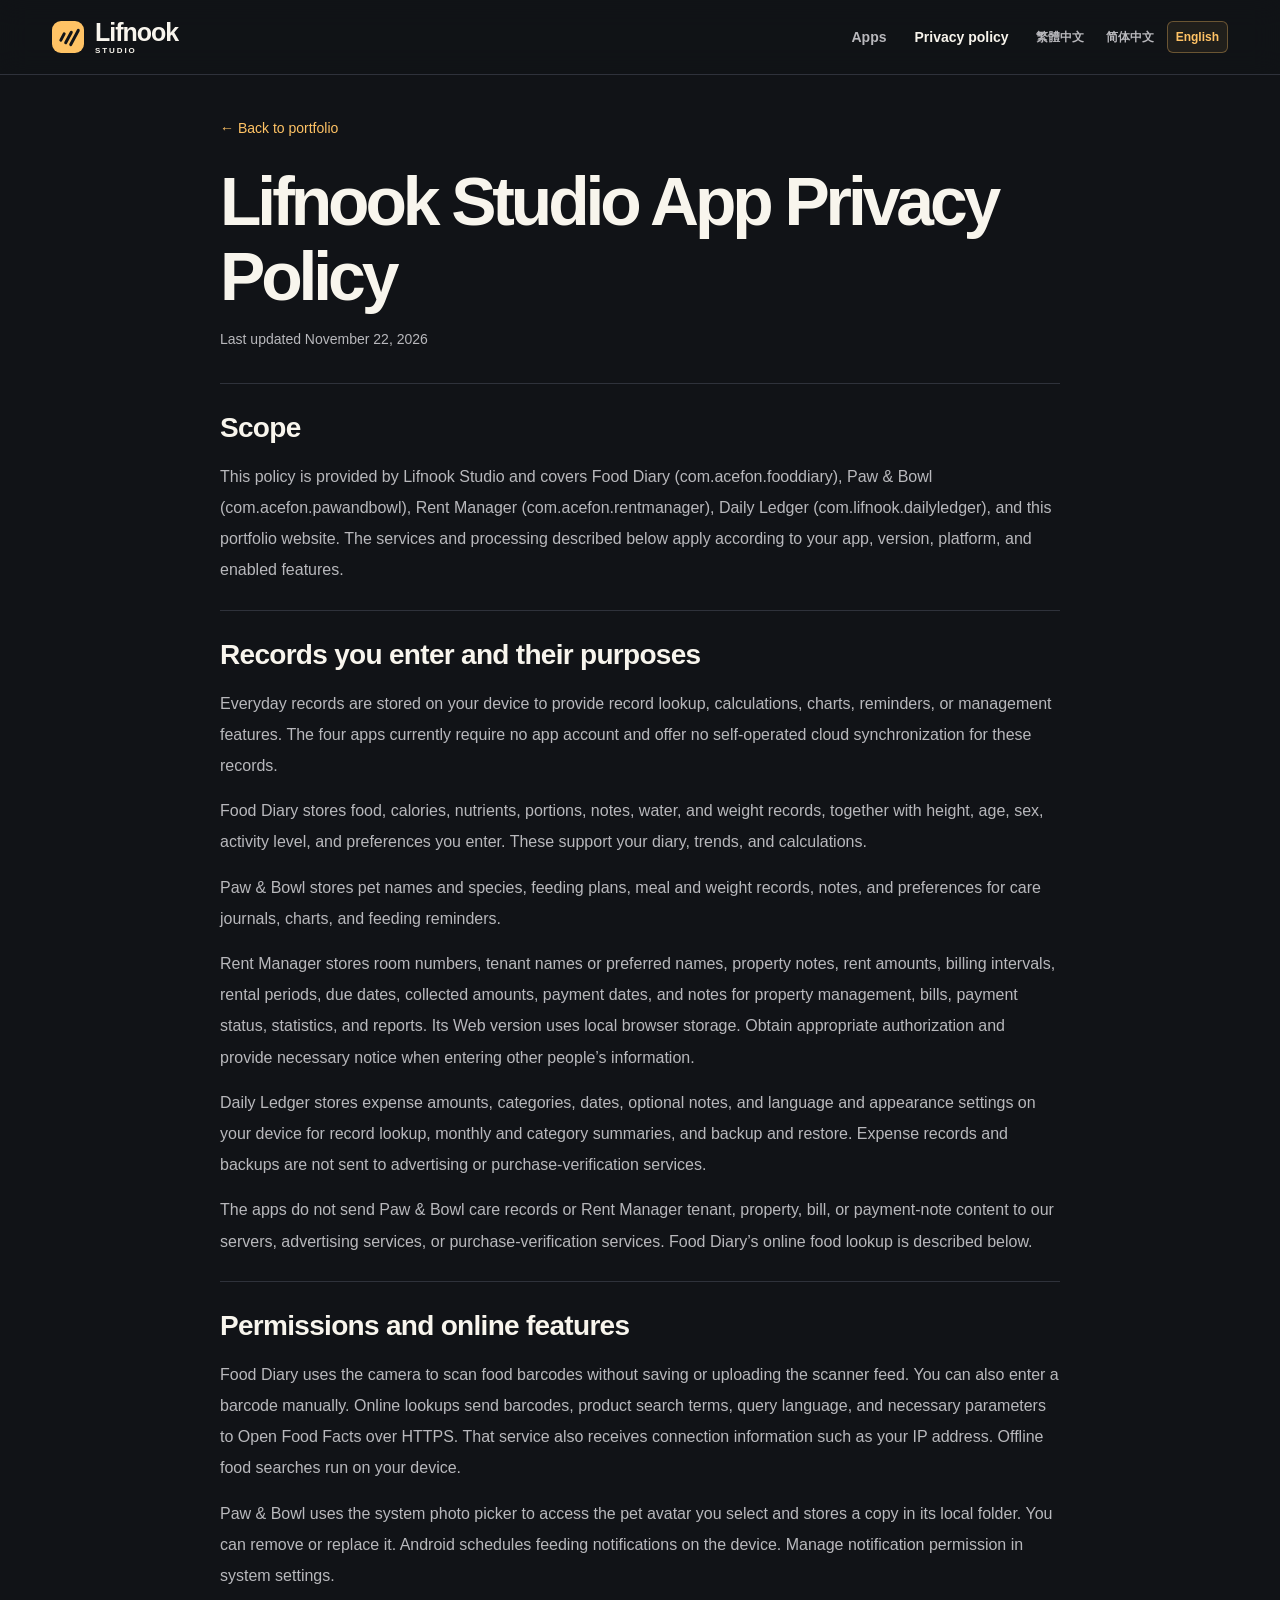
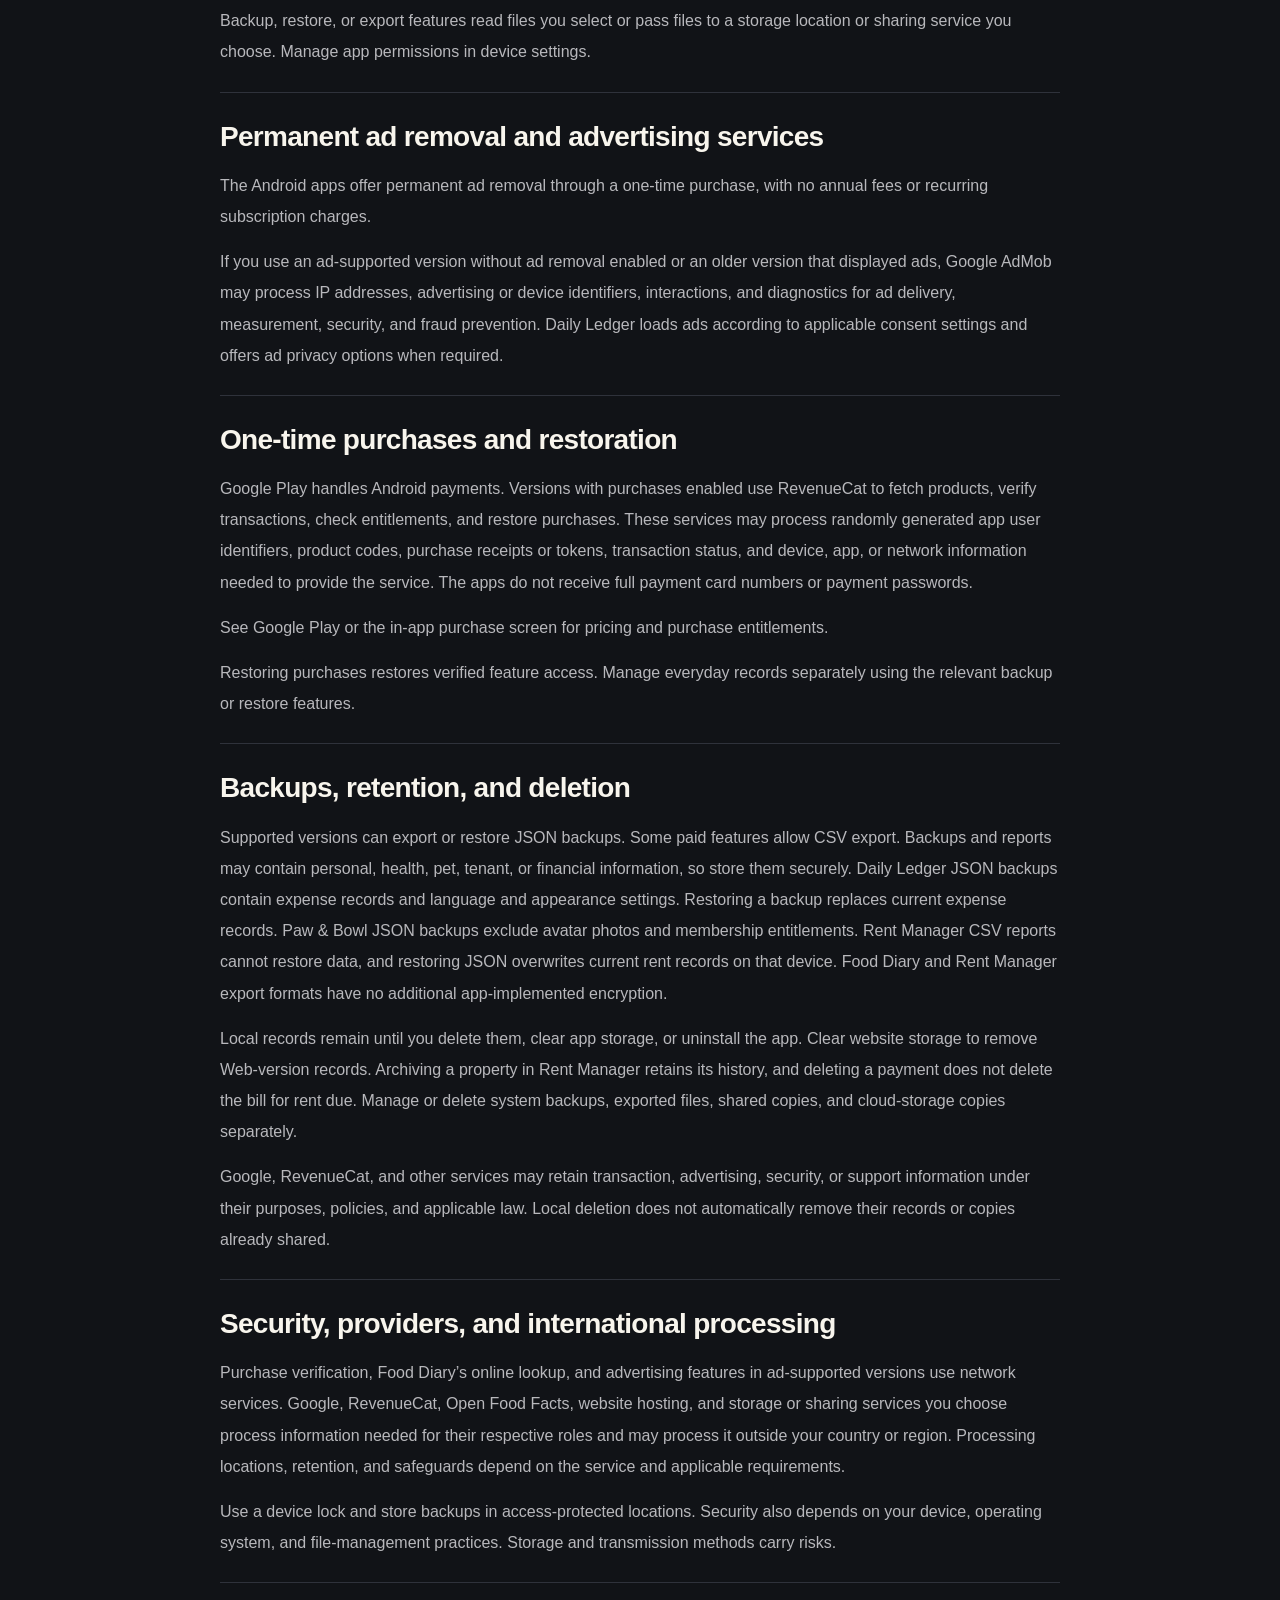
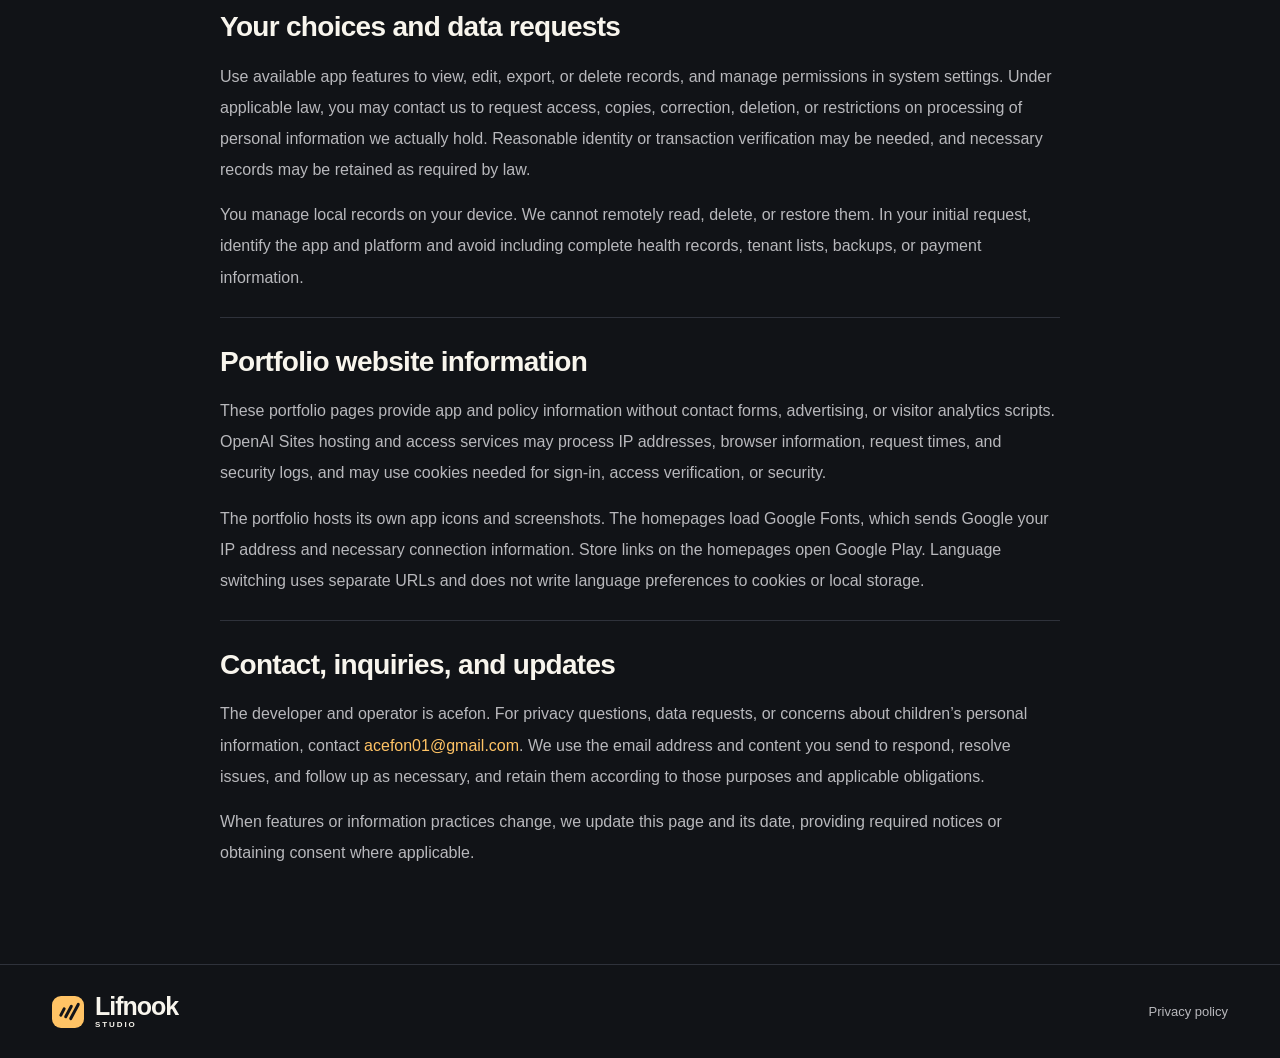
<file: en/privacy/index.html>
<!doctype html>
<html lang="en">
<head>
<meta charset="utf-8"><meta name="viewport" content="width=device-width, initial-scale=1">
<meta name="theme-color" content="#111317">
<title>Lifnook Studio App Privacy Policy</title>
<meta name="description" content="Lifnook Studio App Privacy Policy">
<link rel="stylesheet" href="/styles.css">
<link rel="alternate" hreflang="zh-Hant" href="https://acefon-portfolio.rodyn3.chatgpt.site/privacy/index.html"><link rel="alternate" hreflang="zh-Hans" href="https://acefon-portfolio.rodyn3.chatgpt.site/zh-hans/privacy/index.html"><link rel="alternate" hreflang="en" href="https://acefon-portfolio.rodyn3.chatgpt.site/en/privacy/index.html">
</head>
<body id="top">
<a class="skip" href="#main">Skip to main content</a>
<header class="site-header"><div class="wrap header-inner">
<a class="brand" href="/en/index.html" aria-label="Lifnook Studio"><span class="brand-mark" aria-hidden="true"><i></i><i></i><i></i></span><span class="brand-name">Lifnook<span class="brand-subtitle">STUDIO</span></span></a>
<nav class="main-nav" aria-label="Main navigation"><a class="nav-work" href="/en/index.html#works">Apps</a><a href="/en/privacy/index.html" aria-current="page">Privacy policy</a></nav>
<nav class="language-switch" aria-label="Language"><a href="/privacy/index.html" lang="zh-Hant" hreflang="zh-Hant">繁體中文</a><a href="/zh-hans/privacy/index.html" lang="zh-Hans" hreflang="zh-Hans">简体中文</a><a href="/en/privacy/index.html" lang="en" hreflang="en" aria-current="page">English</a></nav>
</div></header>
<main id="main" class="wrap policy">
<a class="back-link" href="/en/index.html">← Back to portfolio</a>
<h1>Lifnook Studio App Privacy Policy</h1><p class="policy-date"><time datetime="2026-11-22">Last updated November 22, 2026</time></p>
<section id="policy-1"><h2>Scope</h2><p>This policy is provided by Lifnook Studio and covers Food Diary (com.acefon.fooddiary), Paw & Bowl (com.acefon.pawandbowl), Rent Manager (com.acefon.rentmanager), Daily Ledger (com.lifnook.dailyledger), and this portfolio website. The services and processing described below apply according to your app, version, platform, and enabled features.</p></section>
<section id="policy-2"><h2>Records you enter and their purposes</h2><p>Everyday records are stored on your device to provide record lookup, calculations, charts, reminders, or management features. The four apps currently require no app account and offer no self-operated cloud synchronization for these records.</p><p>Food Diary stores food, calories, nutrients, portions, notes, water, and weight records, together with height, age, sex, activity level, and preferences you enter. These support your diary, trends, and calculations.</p><p>Paw & Bowl stores pet names and species, feeding plans, meal and weight records, notes, and preferences for care journals, charts, and feeding reminders.</p><p>Rent Manager stores room numbers, tenant names or preferred names, property notes, rent amounts, billing intervals, rental periods, due dates, collected amounts, payment dates, and notes for property management, bills, payment status, statistics, and reports. Its Web version uses local browser storage. Obtain appropriate authorization and provide necessary notice when entering other people’s information.</p><p>Daily Ledger stores expense amounts, categories, dates, optional notes, and language and appearance settings on your device for record lookup, monthly and category summaries, and backup and restore. Expense records and backups are not sent to advertising or purchase-verification services.</p><p>The apps do not send Paw & Bowl care records or Rent Manager tenant, property, bill, or payment-note content to our servers, advertising services, or purchase-verification services. Food Diary’s online food lookup is described below.</p></section>
<section id="policy-3"><h2>Permissions and online features</h2><p>Food Diary uses the camera to scan food barcodes without saving or uploading the scanner feed. You can also enter a barcode manually. Online lookups send barcodes, product search terms, query language, and necessary parameters to Open Food Facts over HTTPS. That service also receives connection information such as your IP address. Offline food searches run on your device.</p><p>Paw & Bowl uses the system photo picker to access the pet avatar you select and stores a copy in its local folder. You can remove or replace it. Android schedules feeding notifications on the device. Manage notification permission in system settings.</p><p>Backup, restore, or export features read files you select or pass files to a storage location or sharing service you choose. Manage app permissions in device settings.</p></section>
<section id="policy-4"><h2>Permanent ad removal and advertising services</h2><p>The Android apps offer permanent ad removal through a one-time purchase, with no annual fees or recurring subscription charges.</p><p>If you use an ad-supported version without ad removal enabled or an older version that displayed ads, Google AdMob may process IP addresses, advertising or device identifiers, interactions, and diagnostics for ad delivery, measurement, security, and fraud prevention. Daily Ledger loads ads according to applicable consent settings and offers ad privacy options when required.</p></section>
<section id="policy-5"><h2>One-time purchases and restoration</h2><p>Google Play handles Android payments. Versions with purchases enabled use RevenueCat to fetch products, verify transactions, check entitlements, and restore purchases. These services may process randomly generated app user identifiers, product codes, purchase receipts or tokens, transaction status, and device, app, or network information needed to provide the service. The apps do not receive full payment card numbers or payment passwords.</p><p>See Google Play or the in-app purchase screen for pricing and purchase entitlements.</p><p>Restoring purchases restores verified feature access. Manage everyday records separately using the relevant backup or restore features.</p></section>
<section id="policy-6"><h2>Backups, retention, and deletion</h2><p>Supported versions can export or restore JSON backups. Some paid features allow CSV export. Backups and reports may contain personal, health, pet, tenant, or financial information, so store them securely. Daily Ledger JSON backups contain expense records and language and appearance settings. Restoring a backup replaces current expense records. Paw & Bowl JSON backups exclude avatar photos and membership entitlements. Rent Manager CSV reports cannot restore data, and restoring JSON overwrites current rent records on that device. Food Diary and Rent Manager export formats have no additional app-implemented encryption.</p><p>Local records remain until you delete them, clear app storage, or uninstall the app. Clear website storage to remove Web-version records. Archiving a property in Rent Manager retains its history, and deleting a payment does not delete the bill for rent due. Manage or delete system backups, exported files, shared copies, and cloud-storage copies separately.</p><p>Google, RevenueCat, and other services may retain transaction, advertising, security, or support information under their purposes, policies, and applicable law. Local deletion does not automatically remove their records or copies already shared.</p></section>
<section id="policy-7"><h2>Security, providers, and international processing</h2><p>Purchase verification, Food Diary’s online lookup, and advertising features in ad-supported versions use network services. Google, RevenueCat, Open Food Facts, website hosting, and storage or sharing services you choose process information needed for their respective roles and may process it outside your country or region. Processing locations, retention, and safeguards depend on the service and applicable requirements.</p><p>Use a device lock and store backups in access-protected locations. Security also depends on your device, operating system, and file-management practices. Storage and transmission methods carry risks.</p></section>
<section id="policy-8"><h2>Your choices and data requests</h2><p>Use available app features to view, edit, export, or delete records, and manage permissions in system settings. Under applicable law, you may contact us to request access, copies, correction, deletion, or restrictions on processing of personal information we actually hold. Reasonable identity or transaction verification may be needed, and necessary records may be retained as required by law.</p><p>You manage local records on your device. We cannot remotely read, delete, or restore them. In your initial request, identify the app and platform and avoid including complete health records, tenant lists, backups, or payment information.</p></section>
<section id="policy-9"><h2>Portfolio website information</h2><p>These portfolio pages provide app and policy information without contact forms, advertising, or visitor analytics scripts. OpenAI Sites hosting and access services may process IP addresses, browser information, request times, and security logs, and may use cookies needed for sign-in, access verification, or security.</p><p>The portfolio hosts its own app icons and screenshots. The homepages load Google Fonts, which sends Google your IP address and necessary connection information. Store links on the homepages open Google Play. Language switching uses separate URLs and does not write language preferences to cookies or local storage.</p></section>
<section id="policy-10"><h2>Contact, inquiries, and updates</h2><p>The developer and operator is acefon. For privacy questions, data requests, or concerns about children’s personal information, contact <a href="mailto:acefon01@gmail.com">acefon01@gmail.com</a>. We use the email address and content you send to respond, resolve issues, and follow up as necessary, and retain them according to those purposes and applicable obligations.</p><p>When features or information practices change, we update this page and its date, providing required notices or obtaining consent where applicable.</p></section>
</main>
<footer class="site-footer"><div class="wrap footer-inner"><a class="brand" href="/en/index.html"><span class="brand-mark" aria-hidden="true"><i></i><i></i><i></i></span><span class="brand-name">Lifnook<span class="brand-subtitle">STUDIO</span></span></a><a href="/en/privacy/index.html" aria-current="page">Privacy policy</a></div></footer>
</body></html>
</file>
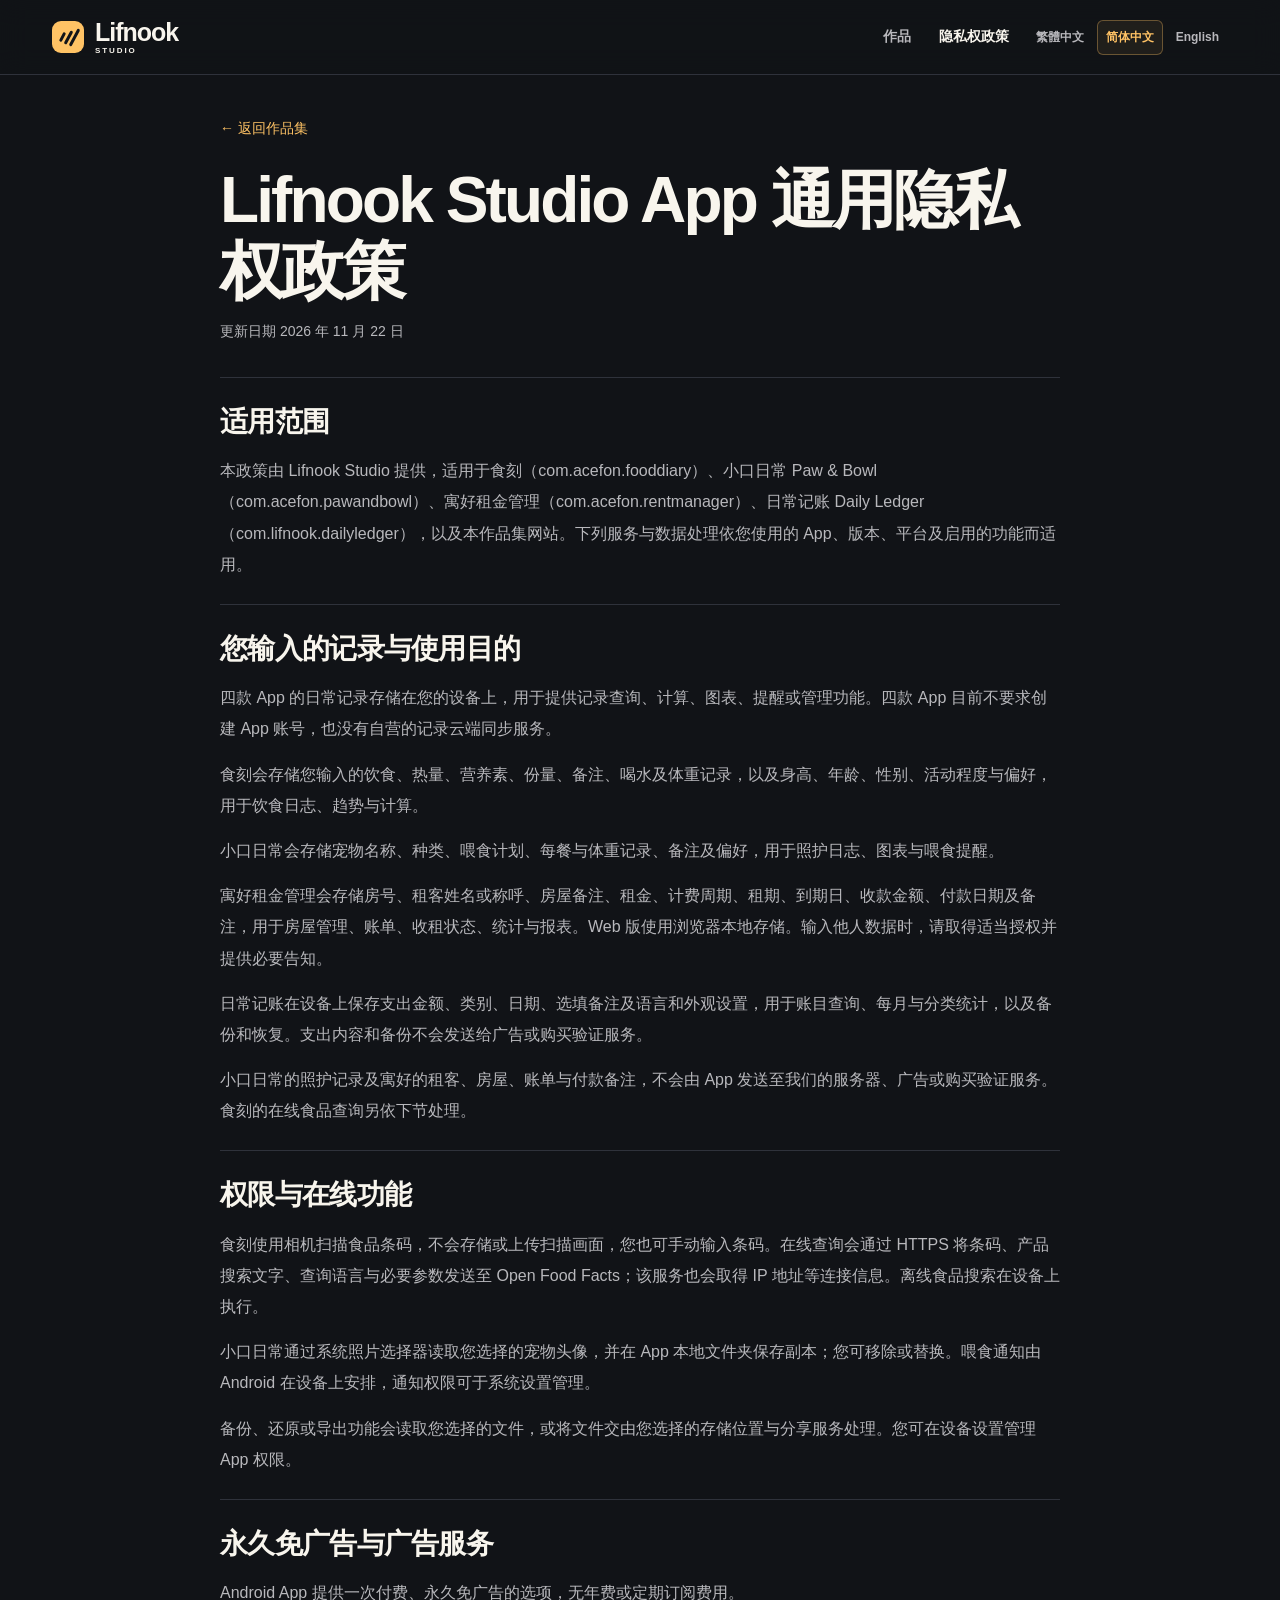
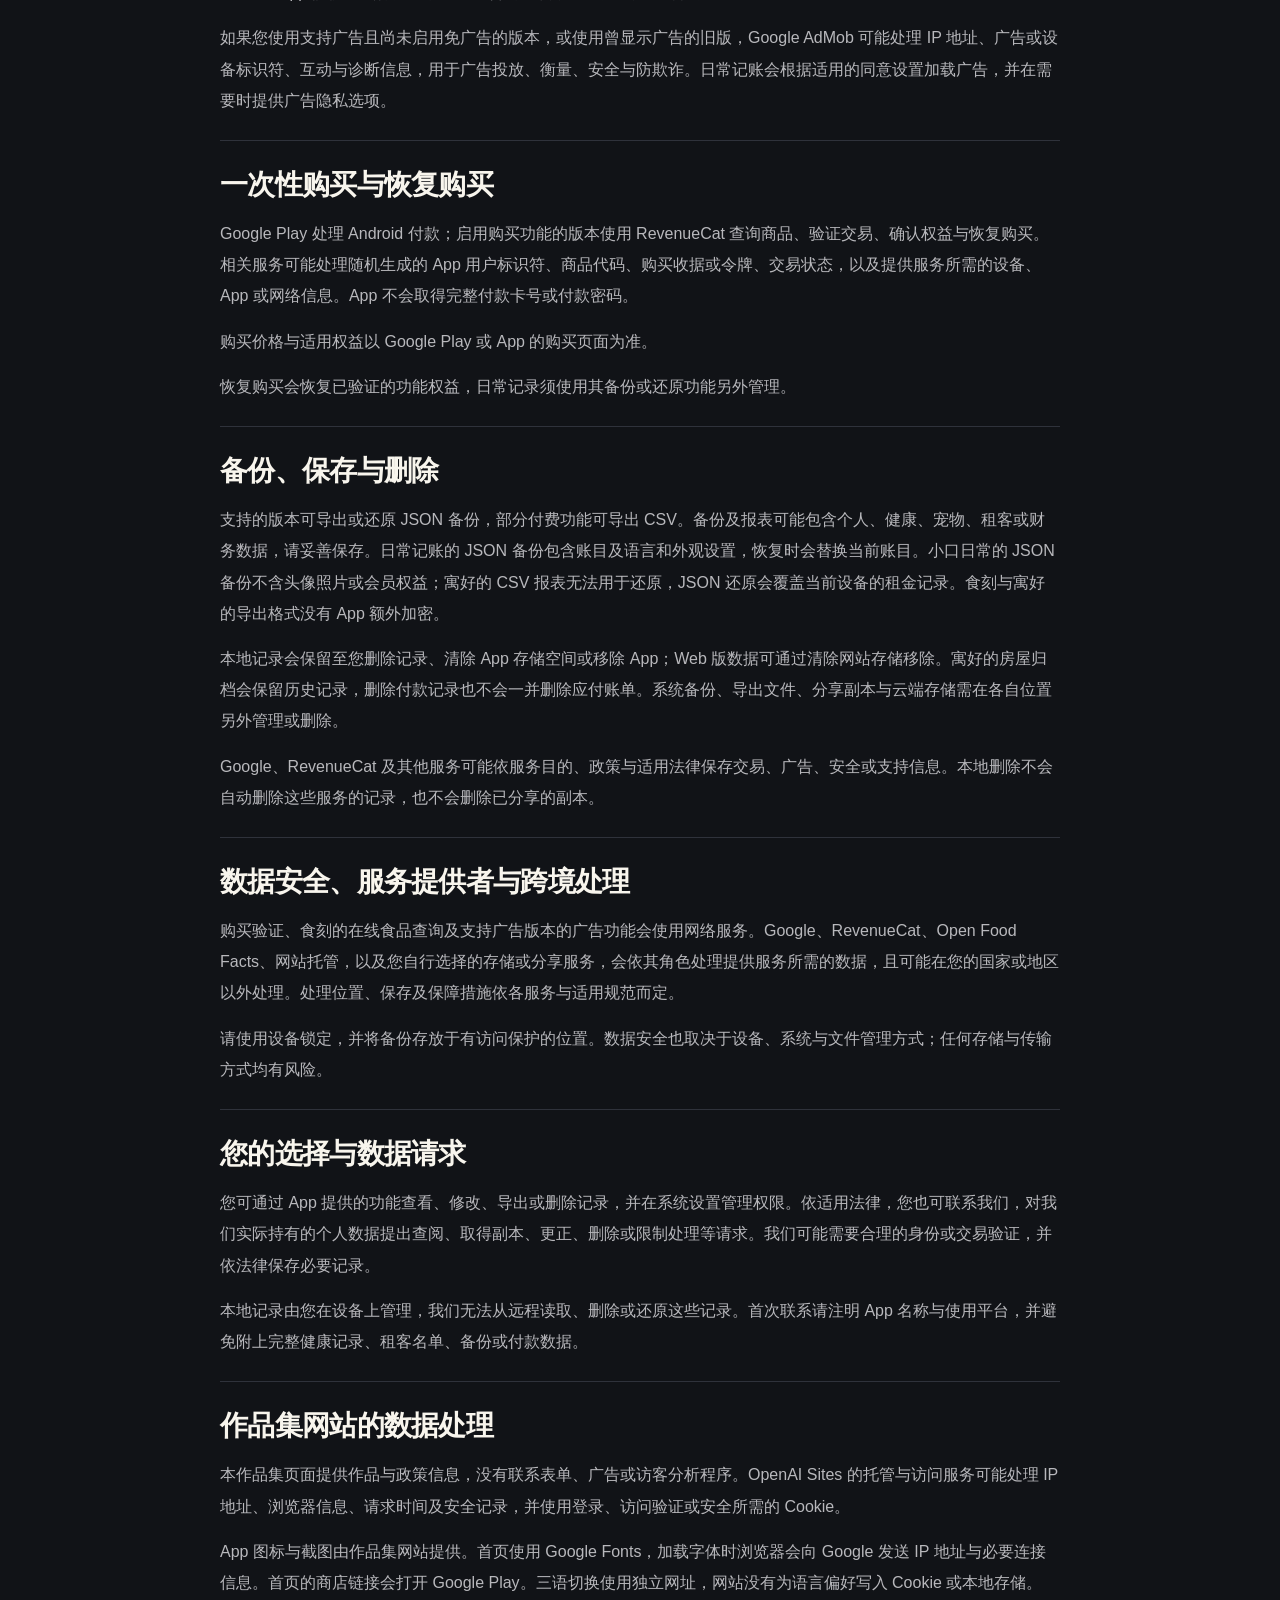
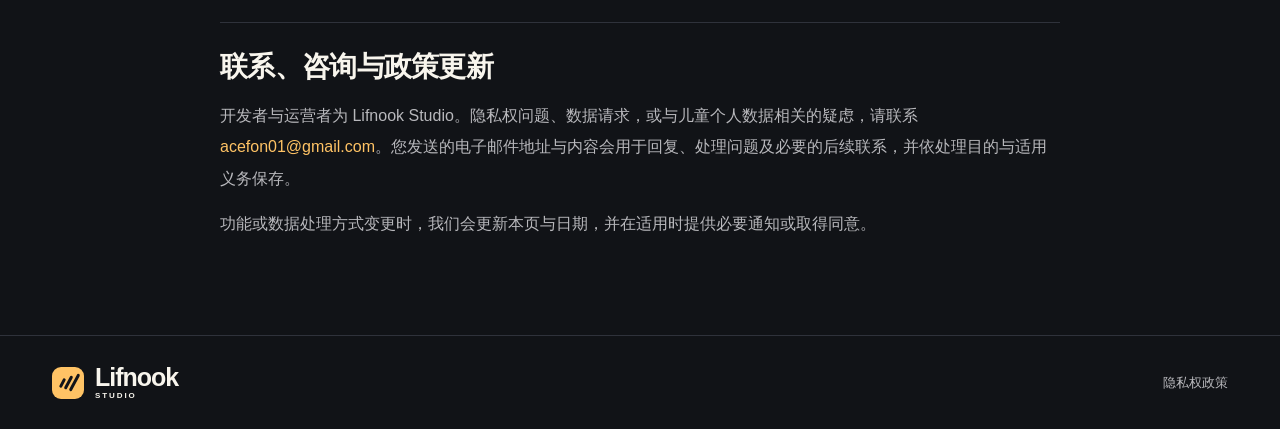
<file: zh-hans/privacy/index.html>
<!doctype html>
<html lang="zh-Hans">
<head>
<meta charset="utf-8"><meta name="viewport" content="width=device-width, initial-scale=1">
<meta name="theme-color" content="#111317">
<title>Lifnook Studio App 通用隐私权政策</title>
<meta name="description" content="Lifnook Studio App 通用隐私权政策">
<link rel="stylesheet" href="/styles.css">
<link rel="alternate" hreflang="zh-Hant" href="https://acefon-portfolio.rodyn3.chatgpt.site/privacy/index.html"><link rel="alternate" hreflang="zh-Hans" href="https://acefon-portfolio.rodyn3.chatgpt.site/zh-hans/privacy/index.html"><link rel="alternate" hreflang="en" href="https://acefon-portfolio.rodyn3.chatgpt.site/en/privacy/index.html">
</head>
<body id="top">
<a class="skip" href="#main">跳到主要内容</a>
<header class="site-header"><div class="wrap header-inner">
<a class="brand" href="/zh-hans/index.html" aria-label="Lifnook Studio"><span class="brand-mark" aria-hidden="true"><i></i><i></i><i></i></span><span class="brand-name">Lifnook<span class="brand-subtitle">STUDIO</span></span></a>
<nav class="main-nav" aria-label="主菜单"><a class="nav-work" href="/zh-hans/index.html#works">作品</a><a href="/zh-hans/privacy/index.html" aria-current="page">隐私权政策</a></nav>
<nav class="language-switch" aria-label="语言"><a href="/privacy/index.html" lang="zh-Hant" hreflang="zh-Hant">繁體中文</a><a href="/zh-hans/privacy/index.html" lang="zh-Hans" hreflang="zh-Hans" aria-current="page">简体中文</a><a href="/en/privacy/index.html" lang="en" hreflang="en">English</a></nav>
</div></header>
<main id="main" class="wrap policy">
<a class="back-link" href="/zh-hans/index.html">← 返回作品集</a>
<h1>Lifnook Studio App 通用隐私权政策</h1><p class="policy-date"><time datetime="2026-11-22">更新日期 2026 年 11 月 22 日</time></p>
<section id="policy-1"><h2>适用范围</h2><p>本政策由 Lifnook Studio 提供，适用于食刻（com.acefon.fooddiary）、小口日常 Paw & Bowl（com.acefon.pawandbowl）、寓好租金管理（com.acefon.rentmanager）、日常记账 Daily Ledger（com.lifnook.dailyledger），以及本作品集网站。下列服务与数据处理依您使用的 App、版本、平台及启用的功能而适用。</p></section>
<section id="policy-2"><h2>您输入的记录与使用目的</h2><p>四款 App 的日常记录存储在您的设备上，用于提供记录查询、计算、图表、提醒或管理功能。四款 App 目前不要求创建 App 账号，也没有自营的记录云端同步服务。</p><p>食刻会存储您输入的饮食、热量、营养素、份量、备注、喝水及体重记录，以及身高、年龄、性别、活动程度与偏好，用于饮食日志、趋势与计算。</p><p>小口日常会存储宠物名称、种类、喂食计划、每餐与体重记录、备注及偏好，用于照护日志、图表与喂食提醒。</p><p>寓好租金管理会存储房号、租客姓名或称呼、房屋备注、租金、计费周期、租期、到期日、收款金额、付款日期及备注，用于房屋管理、账单、收租状态、统计与报表。Web 版使用浏览器本地存储。输入他人数据时，请取得适当授权并提供必要告知。</p><p>日常记账在设备上保存支出金额、类别、日期、选填备注及语言和外观设置，用于账目查询、每月与分类统计，以及备份和恢复。支出内容和备份不会发送给广告或购买验证服务。</p><p>小口日常的照护记录及寓好的租客、房屋、账单与付款备注，不会由 App 发送至我们的服务器、广告或购买验证服务。食刻的在线食品查询另依下节处理。</p></section>
<section id="policy-3"><h2>权限与在线功能</h2><p>食刻使用相机扫描食品条码，不会存储或上传扫描画面，您也可手动输入条码。在线查询会通过 HTTPS 将条码、产品搜索文字、查询语言与必要参数发送至 Open Food Facts；该服务也会取得 IP 地址等连接信息。离线食品搜索在设备上执行。</p><p>小口日常通过系统照片选择器读取您选择的宠物头像，并在 App 本地文件夹保存副本；您可移除或替换。喂食通知由 Android 在设备上安排，通知权限可于系统设置管理。</p><p>备份、还原或导出功能会读取您选择的文件，或将文件交由您选择的存储位置与分享服务处理。您可在设备设置管理 App 权限。</p></section>
<section id="policy-4"><h2>永久免广告与广告服务</h2><p>Android App 提供一次付费、永久免广告的选项，无年费或定期订阅费用。</p><p>如果您使用支持广告且尚未启用免广告的版本，或使用曾显示广告的旧版，Google AdMob 可能处理 IP 地址、广告或设备标识符、互动与诊断信息，用于广告投放、衡量、安全与防欺诈。日常记账会根据适用的同意设置加载广告，并在需要时提供广告隐私选项。</p></section>
<section id="policy-5"><h2>一次性购买与恢复购买</h2><p>Google Play 处理 Android 付款；启用购买功能的版本使用 RevenueCat 查询商品、验证交易、确认权益与恢复购买。相关服务可能处理随机生成的 App 用户标识符、商品代码、购买收据或令牌、交易状态，以及提供服务所需的设备、App 或网络信息。App 不会取得完整付款卡号或付款密码。</p><p>购买价格与适用权益以 Google Play 或 App 的购买页面为准。</p><p>恢复购买会恢复已验证的功能权益，日常记录须使用其备份或还原功能另外管理。</p></section>
<section id="policy-6"><h2>备份、保存与删除</h2><p>支持的版本可导出或还原 JSON 备份，部分付费功能可导出 CSV。备份及报表可能包含个人、健康、宠物、租客或财务数据，请妥善保存。日常记账的 JSON 备份包含账目及语言和外观设置，恢复时会替换当前账目。小口日常的 JSON 备份不含头像照片或会员权益；寓好的 CSV 报表无法用于还原，JSON 还原会覆盖当前设备的租金记录。食刻与寓好的导出格式没有 App 额外加密。</p><p>本地记录会保留至您删除记录、清除 App 存储空间或移除 App；Web 版数据可通过清除网站存储移除。寓好的房屋归档会保留历史记录，删除付款记录也不会一并删除应付账单。系统备份、导出文件、分享副本与云端存储需在各自位置另外管理或删除。</p><p>Google、RevenueCat 及其他服务可能依服务目的、政策与适用法律保存交易、广告、安全或支持信息。本地删除不会自动删除这些服务的记录，也不会删除已分享的副本。</p></section>
<section id="policy-7"><h2>数据安全、服务提供者与跨境处理</h2><p>购买验证、食刻的在线食品查询及支持广告版本的广告功能会使用网络服务。Google、RevenueCat、Open Food Facts、网站托管，以及您自行选择的存储或分享服务，会依其角色处理提供服务所需的数据，且可能在您的国家或地区以外处理。处理位置、保存及保障措施依各服务与适用规范而定。</p><p>请使用设备锁定，并将备份存放于有访问保护的位置。数据安全也取决于设备、系统与文件管理方式；任何存储与传输方式均有风险。</p></section>
<section id="policy-8"><h2>您的选择与数据请求</h2><p>您可通过 App 提供的功能查看、修改、导出或删除记录，并在系统设置管理权限。依适用法律，您也可联系我们，对我们实际持有的个人数据提出查阅、取得副本、更正、删除或限制处理等请求。我们可能需要合理的身份或交易验证，并依法律保存必要记录。</p><p>本地记录由您在设备上管理，我们无法从远程读取、删除或还原这些记录。首次联系请注明 App 名称与使用平台，并避免附上完整健康记录、租客名单、备份或付款数据。</p></section>
<section id="policy-9"><h2>作品集网站的数据处理</h2><p>本作品集页面提供作品与政策信息，没有联系表单、广告或访客分析程序。OpenAI Sites 的托管与访问服务可能处理 IP 地址、浏览器信息、请求时间及安全记录，并使用登录、访问验证或安全所需的 Cookie。</p><p>App 图标与截图由作品集网站提供。首页使用 Google Fonts，加载字体时浏览器会向 Google 发送 IP 地址与必要连接信息。首页的商店链接会打开 Google Play。三语切换使用独立网址，网站没有为语言偏好写入 Cookie 或本地存储。</p></section>
<section id="policy-10"><h2>联系、咨询与政策更新</h2><p>开发者与运营者为 Lifnook Studio。隐私权问题、数据请求，或与儿童个人数据相关的疑虑，请联系 <a href="mailto:acefon01@gmail.com">acefon01@gmail.com</a>。您发送的电子邮件地址与内容会用于回复、处理问题及必要的后续联系，并依处理目的与适用义务保存。</p><p>功能或数据处理方式变更时，我们会更新本页与日期，并在适用时提供必要通知或取得同意。</p></section>
</main>
<footer class="site-footer"><div class="wrap footer-inner"><a class="brand" href="/zh-hans/index.html"><span class="brand-mark" aria-hidden="true"><i></i><i></i><i></i></span><span class="brand-name">Lifnook<span class="brand-subtitle">STUDIO</span></span></a><a href="/zh-hans/privacy/index.html" aria-current="page">隐私权政策</a></div></footer>
</body></html>
</file>
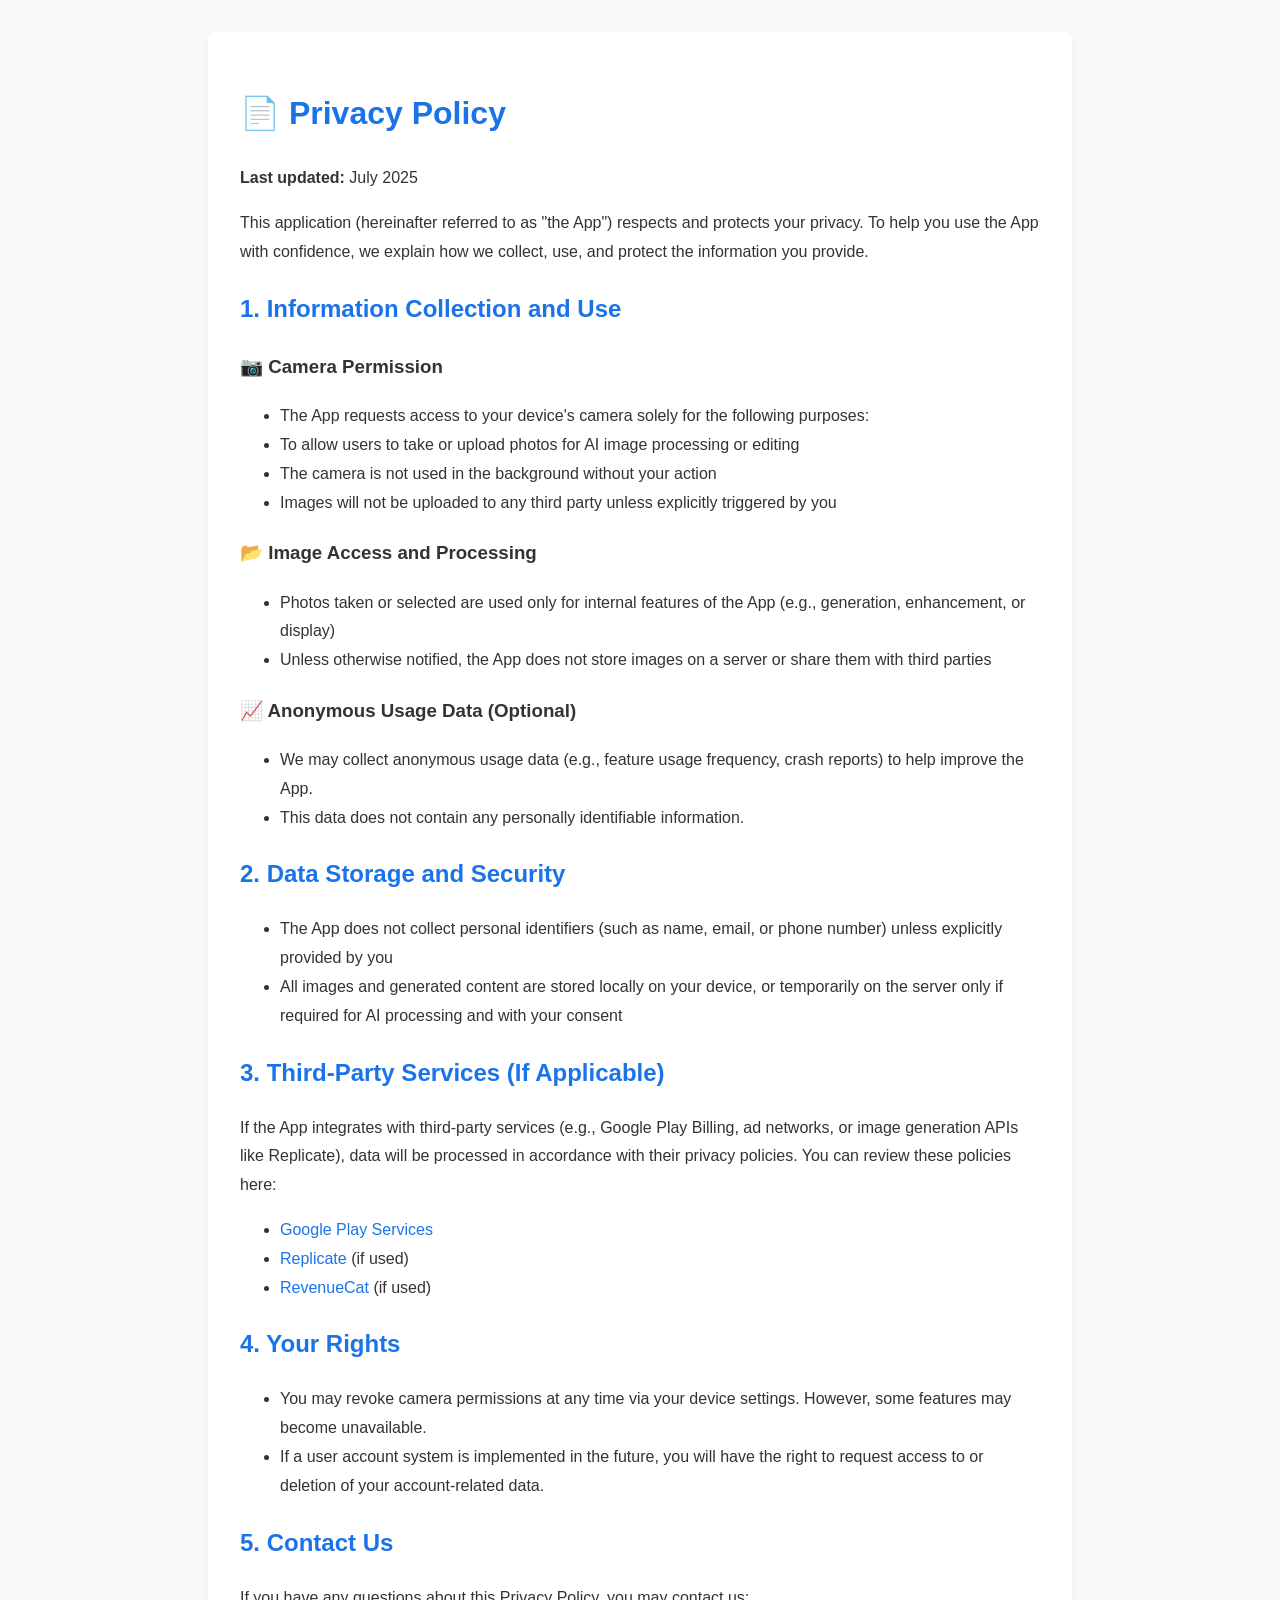
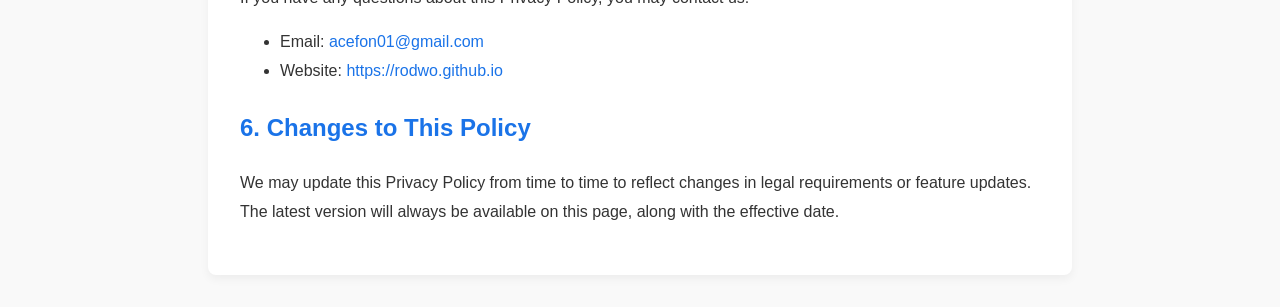
<file: privacy.htm>
<!DOCTYPE html>
<html lang="en">
<head>
  <meta charset="UTF-8" />
  <meta name="viewport" content="width=device-width, initial-scale=1.0"/>
  <title>Privacy Policy</title>
  <style>
    body {
      font-family: Arial, sans-serif;
      line-height: 1.8;
      margin: 0;
      padding: 2em;
      background-color: #f9f9f9;
      color: #333;
    }
    h1, h2 {
      color: #1a73e8;
    }
    a {
      color: #1a73e8;
      text-decoration: none;
    }
    a:hover {
      text-decoration: underline;
    }
    .container {
      max-width: 800px;
      margin: auto;
      background-color: #fff;
      padding: 2em;
      border-radius: 8px;
      box-shadow: 0 4px 10px rgba(0, 0, 0, 0.05);
    }
  </style>
</head>
<body>
  <div class="container">
    <h1>📄 Privacy Policy</h1>
    <p><strong>Last updated:</strong> July 2025</p>

    <p>This application (hereinafter referred to as "the App") respects and protects your privacy. To help you use the App with confidence, we explain how we collect, use, and protect the information you provide.</p>

    <h2>1. Information Collection and Use</h2>

    <h3>📷 Camera Permission</h3>
    <ul>
      <li>The App requests access to your device's camera solely for the following purposes:</li>
      <li>To allow users to take or upload photos for AI image processing or editing</li>
      <li>The camera is not used in the background without your action</li>
      <li>Images will not be uploaded to any third party unless explicitly triggered by you</li>
    </ul>

    <h3>📂 Image Access and Processing</h3>
    <ul>
      <li>Photos taken or selected are used only for internal features of the App (e.g., generation, enhancement, or display)</li>
      <li>Unless otherwise notified, the App does not store images on a server or share them with third parties</li>
    </ul>

    <h3>📈 Anonymous Usage Data (Optional)</h3>
    <ul>
      <li>We may collect anonymous usage data (e.g., feature usage frequency, crash reports) to help improve the App.</li>
      <li>This data does not contain any personally identifiable information.</li>
    </ul>

    <h2>2. Data Storage and Security</h2>
    <ul>
      <li>The App does not collect personal identifiers (such as name, email, or phone number) unless explicitly provided by you</li>
      <li>All images and generated content are stored locally on your device, or temporarily on the server only if required for AI processing and with your consent</li>
    </ul>

    <h2>3. Third-Party Services (If Applicable)</h2>
    <p>If the App integrates with third-party services (e.g., Google Play Billing, ad networks, or image generation APIs like Replicate), data will be processed in accordance with their privacy policies. You can review these policies here:</p>
    <ul>
      <li><a href="https://policies.google.com/privacy" target="_blank">Google Play Services</a></li>
      <li><a href="https://replicate.com/privacy" target="_blank">Replicate</a> (if used)</li>
      <li><a href="https://www.revenuecat.com/privacy" target="_blank">RevenueCat</a> (if used)</li>
    </ul>

    <h2>4. Your Rights</h2>
    <ul>
      <li>You may revoke camera permissions at any time via your device settings. However, some features may become unavailable.</li>
      <li>If a user account system is implemented in the future, you will have the right to request access to or deletion of your account-related data.</li>
    </ul>

    <h2>5. Contact Us</h2>
    <p>If you have any questions about this Privacy Policy, you may contact us:</p>
    <ul>
      <li>Email: <a href="mailto:acefon01@gmail.com">acefon01@gmail.com</a></li>
      <li>Website: <a href="https://rodwo.github.io" target="_blank">https://rodwo.github.io</a></li>
    </ul>

    <h2>6. Changes to This Policy</h2>
    <p>We may update this Privacy Policy from time to time to reflect changes in legal requirements or feature updates. The latest version will always be available on this page, along with the effective date.</p>
  </div>
</body>
</html>
</file>
<file: styles.css>
:root {
  color-scheme: dark;
  --bg: #111317;
  --panel: #1a1d23;
  --text: #f8f5ed;
  --muted: #b8b8bc;
  --line: #2f323b;
  --accent: #ffc365;
  --wide: 1216px;
  font-family: Geist, "Noto Sans TC", "Microsoft JhengHei", sans-serif;
}
.header-inner { flex-wrap: wrap; padding-block: 14px; }
.brand-name { display: grid; gap: 2px; line-height: 1; letter-spacing: -.04em; }
.brand-subtitle { font-size: 8px; font-weight: 600; letter-spacing: .24em; }
.main-nav { margin-left: auto; }
.language-switch { display: flex; gap: 4px; font-size: 12px; }
.language-switch a { padding: 8px; border: 1px solid transparent; border-radius: 6px; color: var(--muted); white-space: nowrap; }
.language-switch a[aria-current="page"] { color: var(--accent); background: #ffc36512; border-color: #ffc36555; }
.language-switch a:hover, .footer-privacy:hover { color: var(--accent); }
.footer-inner { flex-wrap: wrap; padding-block: 18px; }
.footer-privacy { margin-left: auto; color: var(--muted); font-size: 13px; }
.policy { max-width: 840px; padding-block: 44px 72px; }
.back-link { color: var(--accent); font-size: 14px; }
.policy h1 { font-size: clamp(36px, 6vw, 64px); letter-spacing: -.045em; margin-block: 27px 16px; }
.policy-date { color: var(--muted); font-size: 14px; margin-bottom: 36px; }
.policy section { border-top: 1px solid var(--line); padding-block: 24px; }
.policy h2 { font-size: clamp(22px, 3vw, 28px); line-height: 1.4; margin: 0 0 14px; letter-spacing: -.025em; }
.policy section p { color: var(--muted); line-height: 1.95; margin: 0; }
.policy section p + p { margin-top: 14px; }
.policy section p a { color: var(--accent); text-underline-offset: 4px; overflow-wrap: anywhere; }
.policy-links { margin: 18px 0 0; padding-left: 22px; line-height: 2.2; }
.policy-links a { color: var(--accent); text-decoration: underline; text-underline-offset: 4px; overflow-wrap: anywhere; }
html[lang="en"] .hero { grid-template-columns: 1fr 1fr; }
html[lang="en"] h1 { font-size: clamp(46px, 5.3vw, 76px); letter-spacing: -.06em; }
html[lang="en"] h3 { font-size: clamp(18px, 1.65vw, 23px); }
@media (max-width: 1100px) {
  .header-inner { gap: 8px 16px; }
  .language-switch { margin-left: auto; }
  .main-nav { gap: 14px; }
}
@media (max-width: 760px) {
  .language-switch { width: 100%; justify-content: flex-end; border-top: 1px solid var(--line); padding-top: 6px; }
  .site-header { position: relative; }
  html[lang="en"] .hero { grid-template-columns: 1fr; }
  html[lang="en"] h1 { font-size: clamp(44px, 10vw, 70px); }
  .policy { padding-top: 30px; }
}
@media (max-width: 430px) {
  .header-inner .brand { font-size: 22px; gap: 7px; }
  .header-inner .brand-mark { width: 28px; height: 28px; }
  .main-nav { font-size: 12px; gap: 10px; }
  .main-nav .store-nav { padding: 8px; }
  .footer-inner .brand { width: 100%; }
  .footer-privacy { margin-left: 0; }
}
*, *::before, *::after { box-sizing: border-box; }
html { scroll-behavior: smooth; scroll-padding-top: 94px; }
body { margin: 0; background: var(--bg); color: var(--text); }
a { color: inherit; text-decoration: none; }
button { font: inherit; }
button, a { -webkit-tap-highlight-color: transparent; }
a:focus-visible, button:focus-visible { outline: 2px solid var(--accent); outline-offset: 5px; }
img { display: block; max-width: 100%; }
[hidden] { display: none !important; }

.wrap { width: min(var(--wide), calc(100% - 104px)); margin-inline: auto; }
.skip { position: fixed; z-index: 20; inset: 12px auto auto 12px; transform: translateY(-150%); padding: 12px; color: var(--bg); background: var(--accent); }
.skip:focus { transform: none; }
.site-header { position: sticky; top: 0; z-index: 5; background: #111317f2; border-bottom: 1px solid var(--line); backdrop-filter: blur(14px); }
.header-inner, .footer-inner { display: flex; align-items: center; justify-content: space-between; gap: 18px; }
.header-inner { min-height: 74px; }
.brand { display: inline-flex; gap: 11px; align-items: center; font-size: 25px; font-weight: 800; letter-spacing: -.07em; }
.brand-mark { display: inline-flex; align-items: center; justify-content: center; gap: 3px; width: 32px; height: 32px; border-radius: 9px; color: #121419; background: var(--accent); }
.brand-mark i { width: 3px; height: 10px; border-radius: 9px; background: currentColor; transform: rotate(28deg); }
.brand-mark i:nth-child(2) { height: 15px; }
.brand-mark i:nth-child(3) { height: 19px; }
nav { display: flex; align-items: center; gap: 28px; font-size: 14px; font-weight: 600; }
.nav-work { color: var(--muted); }
.store-nav { display: flex; align-items: center; gap: 12px; padding: 10px 14px; border: 1px solid #42444a; border-radius: 7px; }
nav a:hover, .footer-inner > a:last-child:hover { color: var(--accent); }

.hero { display: grid; grid-template-columns: .86fr 1.14fr; align-items: center; min-height: 556px; padding-block: 60px 64px; gap: 18px; }
.intro { position: relative; z-index: 2; }
.eyebrow { display: flex; margin: 0; gap: 9px; align-items: center; color: var(--accent); font-size: 11px; font-weight: 700; letter-spacing: .18em; }
.dot { display: inline-block; flex: none; width: 6px; height: 6px; border-radius: 50%; background: currentColor; }
h1 { margin: 22px 0 20px; font-size: clamp(52px, 6vw, 88px); line-height: 1.11; font-weight: 900; letter-spacing: -.074em; }
h1 span { color: var(--accent); }
.lede { margin: 0; color: var(--muted); font-size: clamp(14px, 1.35vw, 17px); font-weight: 500; line-height: 1.95; }
.primary { display: inline-flex; align-items: center; gap: 24px; padding: 13px 17px; margin-top: 28px; border-radius: 7px; background: var(--accent); color: #20160b; font-size: 14px; font-weight: 800; transition: background .2s, transform .2s; }
.primary span { font-size: 18px; line-height: 1; }
.primary:hover { background: #ffda97; transform: translateY(-2px); }
.hero-art { position: relative; isolation: isolate; height: 430px; }
.art-glow { position: absolute; inset: 0; overflow: hidden; border-radius: 24px; border: 1px solid #30323a; background: radial-gradient(ellipse at 50% 54%, #3e3322 0%, #24242b 53%, #1b1e24 92%); }
.art-glow::before, .project-art::before { position: absolute; inset: 0; content: ""; background-image: radial-gradient(#fff3 1px, transparent 1px); background-size: 16px 16px; mask-image: radial-gradient(ellipse, #000 42%, transparent 93%); }
.art-glow::after { position: absolute; inset: 12% 7%; content: ""; border: 1px solid #fff1; border-radius: 50%; transform: rotate(-23deg); }
.hero-screen { position: absolute; left: 50%; top: 49%; display: block; width: 28.5%; max-width: 200px; border-radius: 17px; padding: 5px; background: #1b1d21; border: 1px solid #ffffff38; box-shadow: 0 18px 36px #0009; transform: translate(var(--x), var(--y)) rotate(var(--angle)); transition: transform .24s; }
.hero-screen img, .art-shot { border-radius: 11px; width: 100%; height: auto; aspect-ratio: 9 / 16; object-fit: cover; background: var(--wash); }
.hero-screen.paw { --x: -139%; --y: -49%; --angle: -13deg; }
.hero-screen.rent { --x: 39%; --y: -49%; --angle: 13deg; }
.hero-screen.food { --x: -50%; --y: -50%; --angle: -2deg; width: 31%; max-width: 219px; }
.hero-screen:hover { z-index: 1; transform: translate(var(--x), calc(var(--y) - 10px)) rotate(var(--angle)); }
.food { --wash: #ffc673; --tile: #50381f; --highlight: #ffca80; }
.paw { --wash: #9ee0d0; --tile: #204238; --highlight: #9cdac5; }
.rent { --wash: #96b9fb; --tile: #273954; --highlight: #acc7ff; }
.ledger { --wash: #c4b2ee; --tile: #3b2c54; --highlight: #d5c5ff; }

.works { padding-bottom: 76px; border-top: 1px solid var(--line); }
.section-heading { display: flex; justify-content: space-between; align-items: end; gap: 16px; padding-block: 32px 23px; }
h2 { margin: 8px 0 0; font-size: clamp(32px, 4vw, 48px); line-height: 1.2; font-weight: 800; letter-spacing: -.055em; }
.collection-count { color: var(--muted); font-size: 13px; padding-bottom: 4px; white-space: nowrap; }
.projects { display: grid; grid-template-columns: repeat(4, minmax(0, 1fr)); gap: 20px; }
.project { overflow: hidden; display: flex; flex-direction: column; background: var(--panel); border: 1px solid var(--line); border-radius: 17px; }
.project-art { position: relative; isolation: isolate; display: grid; place-items: center; overflow: hidden; width: 100%; height: clamp(180px, 18vw, 235px); background: radial-gradient(ellipse at bottom, var(--tile), #20232a 105%); border: 0; border-bottom: 1px solid var(--line); cursor: zoom-in; }
.project-art:focus-visible { outline-offset: -5px; }
.art-shot { position: absolute; max-width: 145px; width: min(42%, 145px); box-shadow: 0 9px 28px #0008; border: 1px solid #ffffff47; top: 22px; transition: transform .23s; }
.front-shot { transform: translate(-28%, 1%) rotate(-10deg); }
.back-shot { transform: translate(36%, 11%) rotate(13deg); }
.project-art:hover .front-shot { transform: translate(-34%, -2%) rotate(-10deg); }
.project-art:hover .back-shot { transform: translate(41%, 9%) rotate(13deg); }
.art-expand { position: absolute; top: 12px; right: 12px; display: grid; place-items: center; width: 32px; height: 32px; border: 1px solid #fff4; border-radius: 7px; background: #13151b; color: var(--text); font-size: 21px; line-height: 1; }
.project-body { display: flex; flex-direction: column; flex: 1; padding: 19px 21px 20px; }
.category { color: var(--highlight); margin: 0 0 13px; display: flex; gap: 6px; align-items: center; font-size: 12px; font-weight: 700; }
.category .dot { width: 5px; height: 5px; }
.app-title { display: flex; gap: 11px; align-items: center; }
.app-title img { flex: none; border-radius: 11px; background: var(--tile); }
h3 { font-size: clamp(18px, 1.85vw, 24px); margin: 0; line-height: 1.25; letter-spacing: -.035em; }
.app-title p, .description { color: var(--muted); font-size: 13px; line-height: 1.65; }
.app-title p { margin: 2px 0 0; }
.description { margin: 14px 0 10px; }
.purchase-info { margin: 0 0 14px; font-size: 14px; line-height: 1.5; font-weight: 600; }
.store-link { display: flex; align-items: center; justify-content: space-between; gap: 12px; margin-top: auto; border-top: 1px solid var(--line); padding-top: 13px; font-size: 13px; font-weight: 700; }
.store-link span { color: var(--highlight); font-size: 16px; }
.store-link:hover { color: var(--highlight); }
.site-footer { border-top: 1px solid var(--line); }
.footer-inner { min-height: 93px; }
.footer-inner > a:last-child { color: var(--muted); font-size: 13px; }
.footer-inner > a:last-child span { margin-left: 7px; }

dialog { width: min(480px, calc(100% - 26px)); max-height: calc(100dvh - 26px); border: 1px solid #50515a; border-radius: 18px; background: var(--panel); color: var(--text); padding: 15px; }
dialog::backdrop { background: #090b10d9; backdrop-filter: blur(6px); }
body:has(dialog[open]) { overflow: hidden; }
.gallery-header, .gallery-controls { display: flex; align-items: center; gap: 15px; }
.gallery-header { justify-content: space-between; margin-bottom: 10px; }
.gallery-header h2 { font-size: 17px; margin: 0; letter-spacing: 0; }
.gallery-header h2 span { color: var(--muted); font-size: 12px; font-weight: 500; }
.gallery-stage { display: grid; place-items: center; min-height: 110px; border-radius: 10px; background: var(--bg); }
.gallery-stage img { max-height: min(65dvh, 592px); width: auto; height: auto; aspect-ratio: 9 / 16; object-fit: contain; border-radius: 8px; background: var(--tile); }
.gallery-controls { justify-content: center; margin-top: 10px; }
.icon-button { display: grid; place-items: center; width: 44px; height: 44px; padding: 0; border: 1px solid var(--line); border-radius: 8px; background: var(--bg); color: var(--text); font-size: 22px; cursor: pointer; }
.icon-button:hover { color: var(--accent); }

@media (max-width: 1024px) {
  .wrap { width: calc(100% - 60px); }
  .hero { min-height: auto; }
  .hero-art { height: clamp(290px, 43vw, 430px); }
  .desktop-break { display: none; }
  .projects { grid-template-columns: repeat(2, minmax(0, 1fr)); gap: 13px; }
  .project-body { padding-inline: 15px; }
}
@media (max-width: 760px) {
  .wrap { width: calc(100% - 36px); }
  .header-inner { min-height: 64px; }
  .hero { grid-template-columns: 1fr; padding-block: 43px 37px; gap: 30px; }
  .hero-art { height: clamp(255px, 66vw, 440px); }
  .hero-screen { width: 27%; max-width: 173px; }
  .hero-screen.food { width: 29%; max-width: 186px; }
  .section-heading { padding-top: 27px; }
  .project-art { height: clamp(155px, 33vw, 225px); }
  .works { padding-bottom: 44px; }
}
@media (max-width: 520px) {
  h1 { font-size: clamp(43px, 12vw, 63px); margin-block: 18px; }
  nav { gap: 14px; }
  .store-nav { gap: 7px; padding-inline: 9px; }
  .projects { grid-template-columns: 1fr; gap: 16px; }
  .project-art { height: 210px; }
  .project-body { padding-inline: 19px; }
  .footer-inner { min-height: 79px; }
}
@media (prefers-reduced-motion: reduce) {
  *, *::before, *::after { scroll-behavior: auto !important; transition: none !important; }
}
</file>
